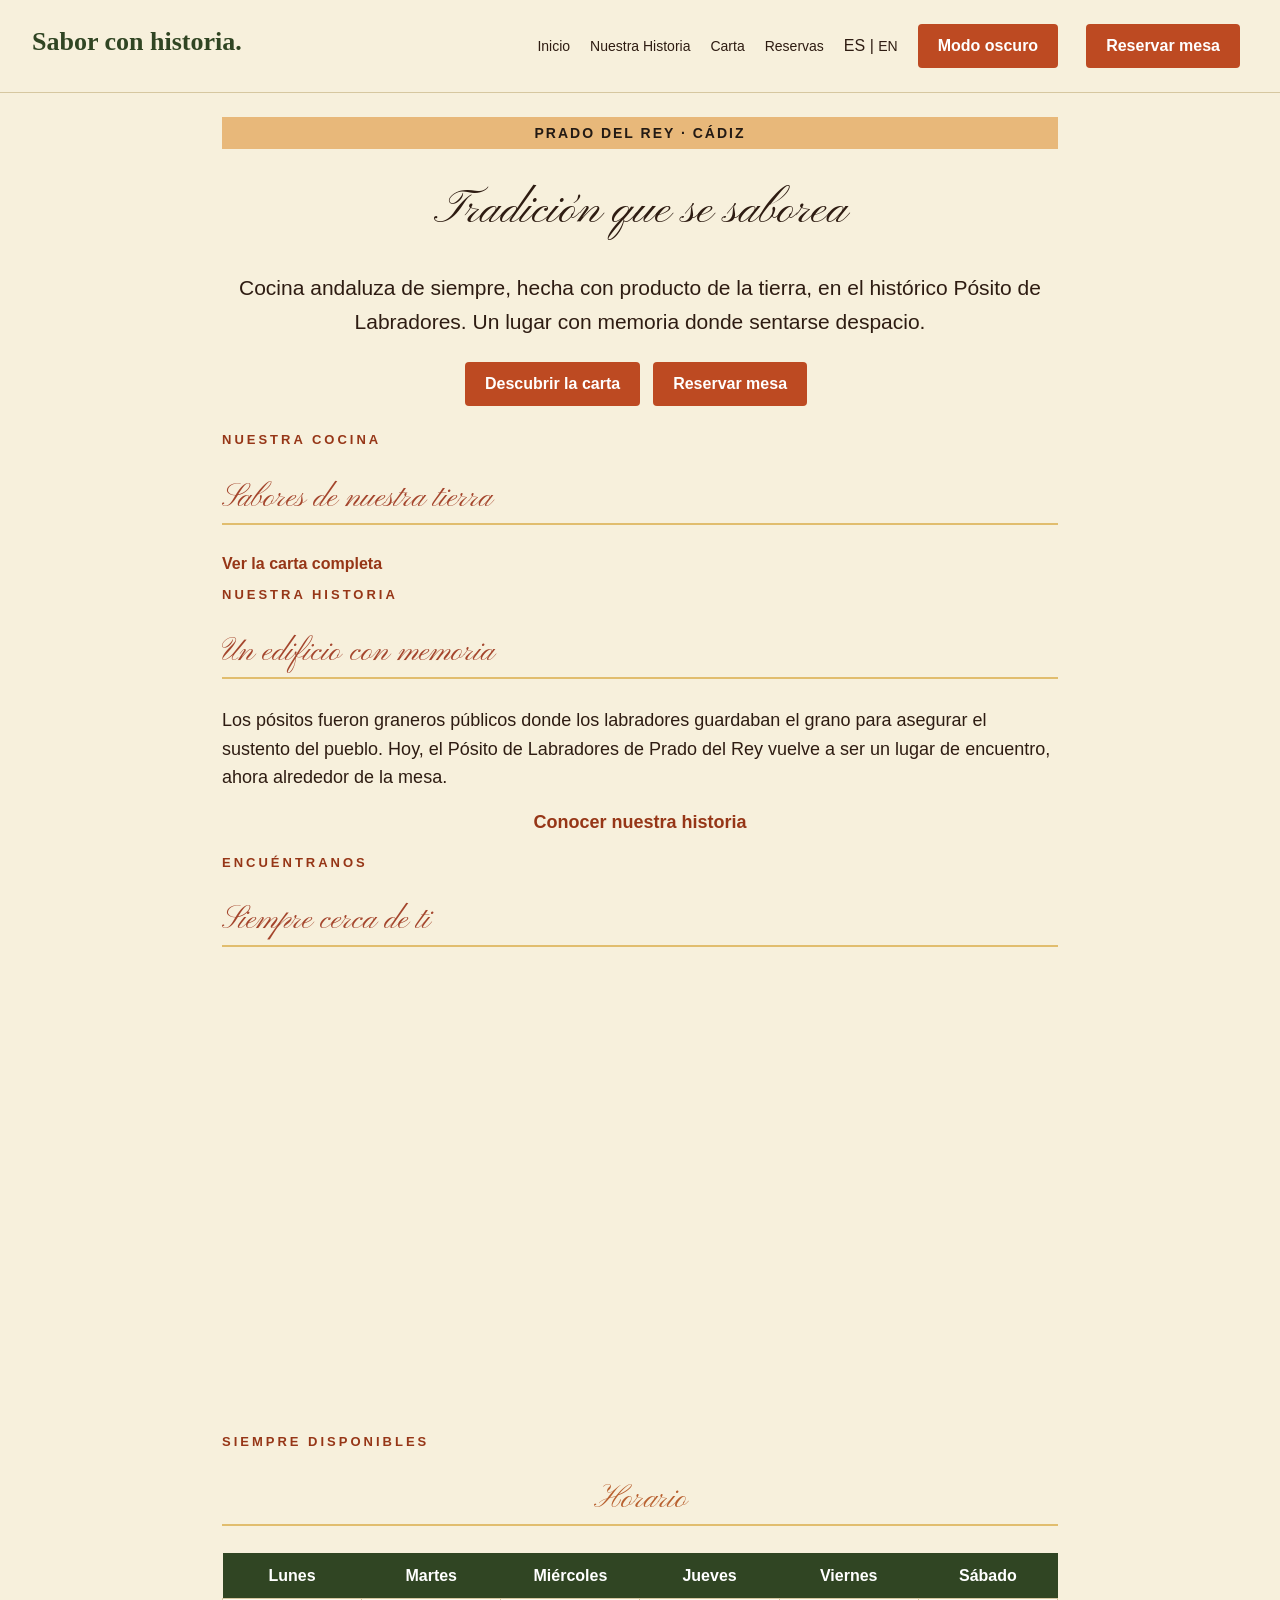
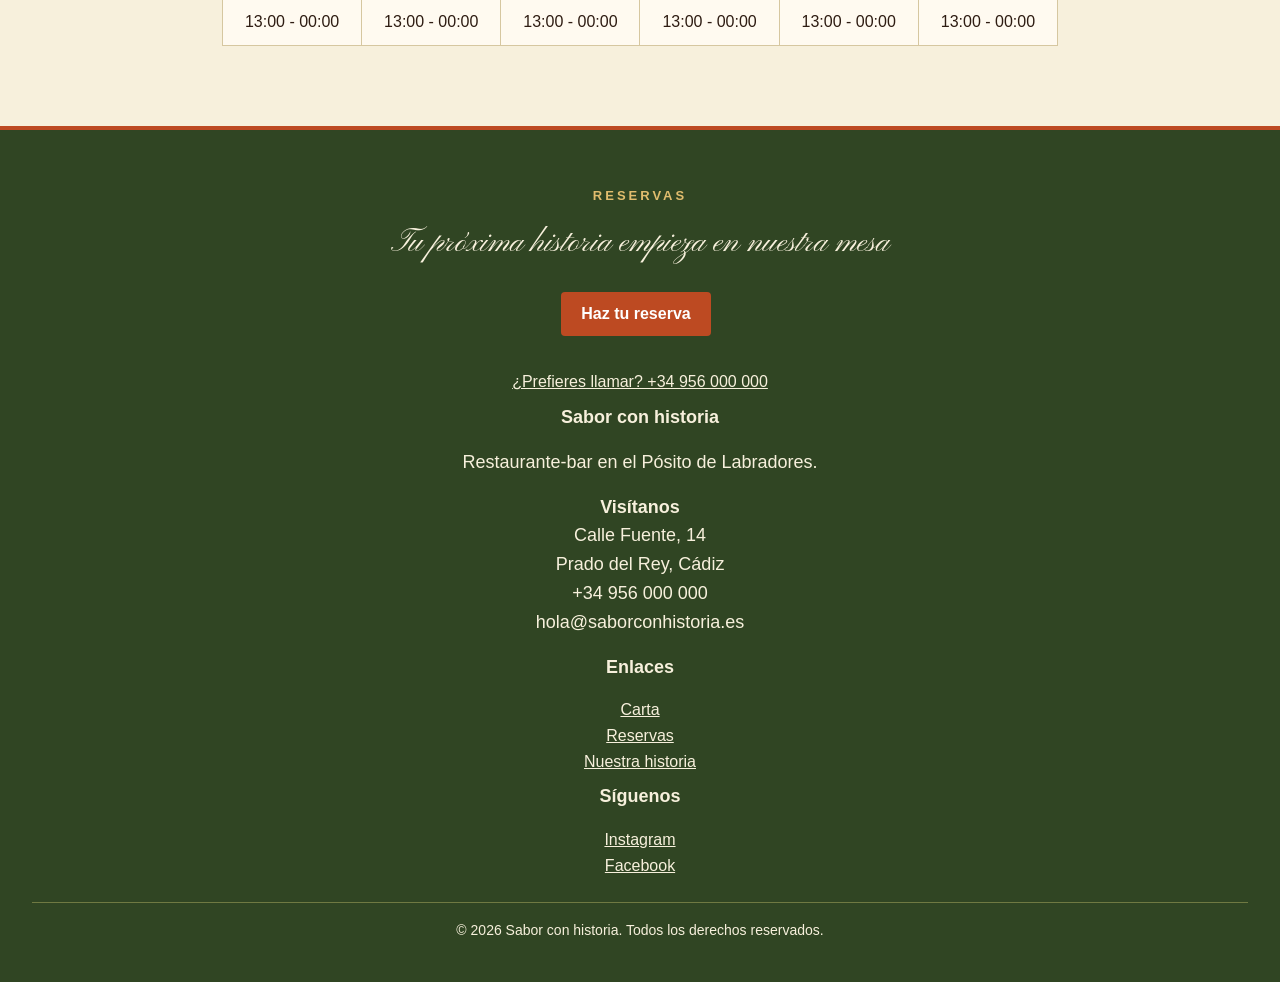
<file: Fase6/index.html>
<!DOCTYPE html>
<html lang="es">
<head>
    <meta charset="UTF-8">
    <meta name="viewport" content="width=device-width, initial-scale=1.0">
    <title>Sabor con historia</title>

    <!-- 1) Hoja externa principal (sin title: se aplica siempre) -->
    <link rel="stylesheet" href="estilos.css">

    <!-- 2) Estilos internos: solo para la página de inicio.
         Van DESPUÉS de la hoja externa, así que redefinen sus reglas. -->
    <style>
        /* Redefine el h1 de estilos.css (40px) */
        h1 {
            font-size: 48px;
        }

        /* Redefine el color del h2 de estilos.css (#7A2E1D) */
        h2 {
            color: #A4452C;
        }

        /* Redefine el tamaño de p de estilos.css (16px) */
        p {
            font-size: 18px;
        }

        table {
            text-align: center;
        }

        iframe {
            display: block;
            margin: 0 auto;
        }
    </style>

    <!-- 3) Hoja alternativa: va DESPUÉS del <style> para poder
         sobrescribirlo cuando el usuario la activa desde el navegador -->
    <link rel="alternate stylesheet" href="estilos-oscuro.css" title="Tema oscuro">
</head>
<body>
    <header>
        <nav>
            <!-- Estilo directo: tamaño de fuente y margen del nombre -->
            <h3 style="font-size: 26px; margin: 0 0 8px 0;">Sabor con historia.</h3>
            <ul>
                <li><a href="index.html">Inicio</a></li>
                <li><a href="historia.html">Nuestra Historia</a></li>
                <li><a href="carta.html">Carta</a></li>
                <li><a>Reservas</a></li>
                <li>ES | <a href="index-en.html">EN</a></li>
                <li><button onclick="cambiarTema(this)">Modo oscuro</button></li>
                <li><button>Reservar mesa</button></li>
            </ul>
        </nav>
    </header>

    <main>
        <!-- Estilo directo: color de fondo, color de texto, alineación y tamaño -->
        <p style="background-color: #E8B87A; color: #231A14; text-align: center; font-size: 14px; letter-spacing: 2px; text-transform: uppercase; padding: 5px;">Prado del Rey · Cádiz</p>
        <h1>Tradición que se saborea</h1>
        <!-- Estilo directo: redefine el tamaño de p del <style> interno (18px) -->
        <p style="text-align: center; font-size: 21px;">Cocina andaluza de siempre, hecha con producto de la tierra, en el histórico Pósito de 
            Labradores. Un lugar con memoria donde sentarse despacio.</p>
        <p style="text-align: center;">
            <button>Descubrir la carta</button>
            <button>Reservar mesa</button>
        </p>
        <article>
            <section>
                <p>NUESTRA COCINA</p>
                <h2>Sabores de nuestra tierra</h2>
                <a href="carta.html">Ver la carta completa</a>
            </section>
            <section>
                <p>NUESTRA HISTORIA</p>
                <h2 id="historia">Un edificio con memoria</h2>
                <p>
                    Los pósitos fueron graneros públicos donde los labradores guardaban el 
                    grano para asegurar el sustento del pueblo. Hoy, el Pósito de Labradores de Prado del Rey 
                    vuelve a ser un lugar de encuentro, ahora alrededor de la mesa.
                </p>
                <p style="text-align: center;">
                    <a href="historia.html">Conocer nuestra historia</a>
                </p>
            </section>
            <section>
                <p>ENCUÉNTRANOS</p>
                <h2>Siempre cerca de ti</h2>
                <iframe src="https://www.google.com/maps/embed?pb=!1m18!1m12!1m3!1d399.41050232334203!2d-5.557036892830873!3d36.787740159739464!2m3!1f0!2f0!3f0!3m2!1i1024!2i768!4f13.1!3m3!1m2!1s0xd0d1283fb7f2bff%3A0xf426037abf0cd875!2s11660%20Prado%20del%20Rey%2C%20C%C3%A1diz!5e0!3m2!1ses!2ses!4v1794409449391!5m2!1ses!2ses" width="600" height="450" style="border:0;" allowfullscreen="" loading="lazy" referrerpolicy="strict-origin-when-cross-origin"></iframe>
            </section>
            <section>
                <p>SIEMPRE DISPONIBLES</p>
                <!-- Estilo directo: redefine el color del h2 (externa y interna) -->
                <h2 style="color: #B8602F; text-align: center;">Horario</h2>
                <table>
                    <thead>
                        <tr>
                            <th>Lunes</th>
                            <th>Martes</th>
                            <th>Miércoles</th>
                            <th>Jueves</th>
                            <th>Viernes</th>
                            <th>Sábado</th>
                        </tr>
                    </thead>
                    <tbody>
                        <tr>
                            <td>13:00 - 00:00</td>
                            <td>13:00 - 00:00</td>
                            <td>13:00 - 00:00</td>
                            <td>13:00 - 00:00</td>
                            <td>13:00 - 00:00</td>
                            <td>13:00 - 00:00</td>
                        </tr>
                    </tbody>
                </table>
            </section>
        </article>
    </main>

    <!-- Estilo directo: texto del pie centrado -->
    <footer style="text-align: center;">
        <p>Reservas</p>
        <h2>Tu próxima historia empieza en nuestra mesa</h2>
        <button>Haz tu reserva</button><br><br>
        <a>¿Prefieres llamar? +34 956 000 000</a>
        <p><b>Sabor con historia</b></p>
        <p>Restaurante-bar en el Pósito de Labradores.</p>
        <p>
            <b>Visítanos</b><br>Calle Fuente, 14<br>Prado del Rey, Cádiz<br>+34 956 000 000
            <br>hola@saborconhistoria.es
        </p>

        <p><b>Enlaces</b></p>
        <a href="carta.html">Carta</a><br>
        <a>Reservas</a><br>
        <a href="historia.html">Nuestra historia</a><br>
        
        <p><b>Síguenos</b></p>
        <a>Instagram</a><br>
        <a>Facebook</a><br>
        <hr>
        <p style="font-size: 14px;">&copy; 2026 Sabor con historia. Todos los derechos reservados.</p>
    </footer>

    <script>
        // Activa o desactiva la hoja alternativa "Tema oscuro"
        function cambiarTema(boton) {
            var hoja = document.querySelector('link[title="Tema oscuro"]');
            if (boton.textContent === "Modo oscuro") {
                hoja.disabled = false;
                boton.textContent = "Modo claro";
            } else {
                hoja.disabled = true;
                boton.textContent = "Modo oscuro";
            }
        }
    </script>
</body>
</html>
</file>
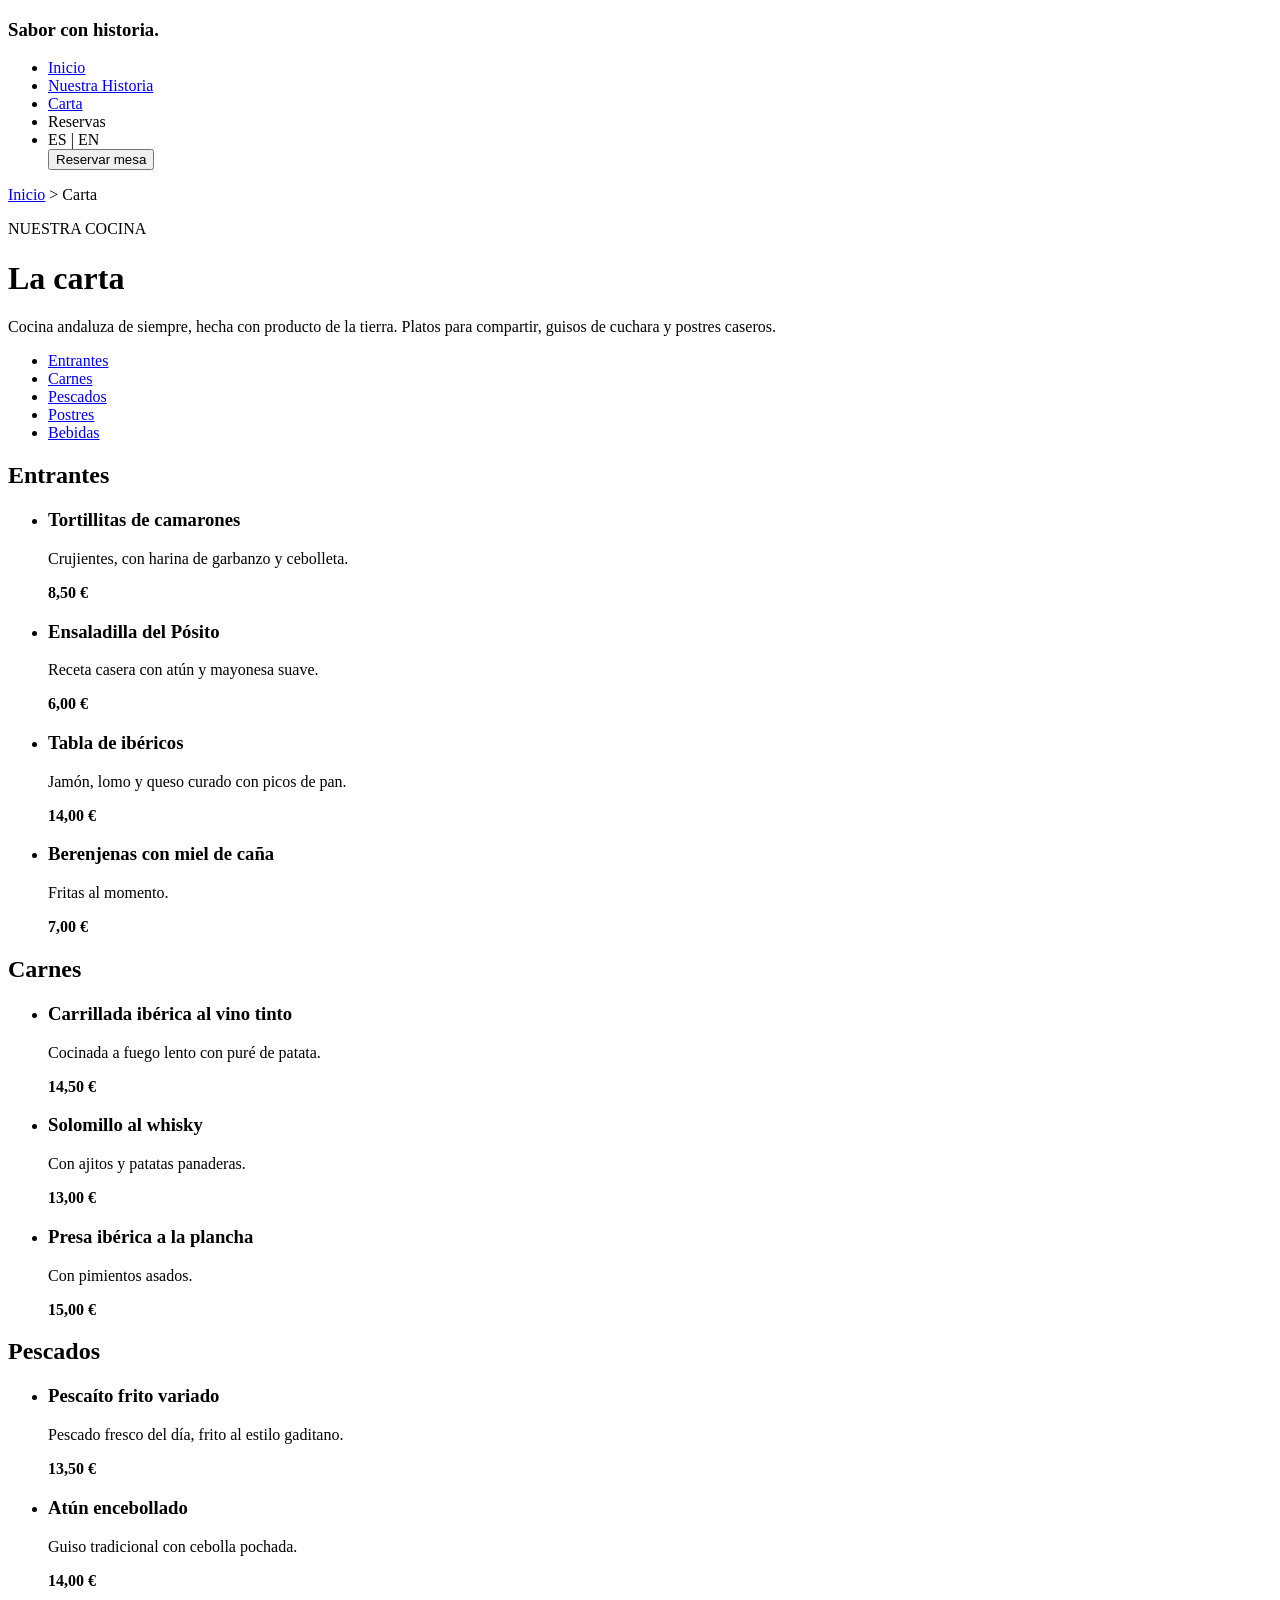
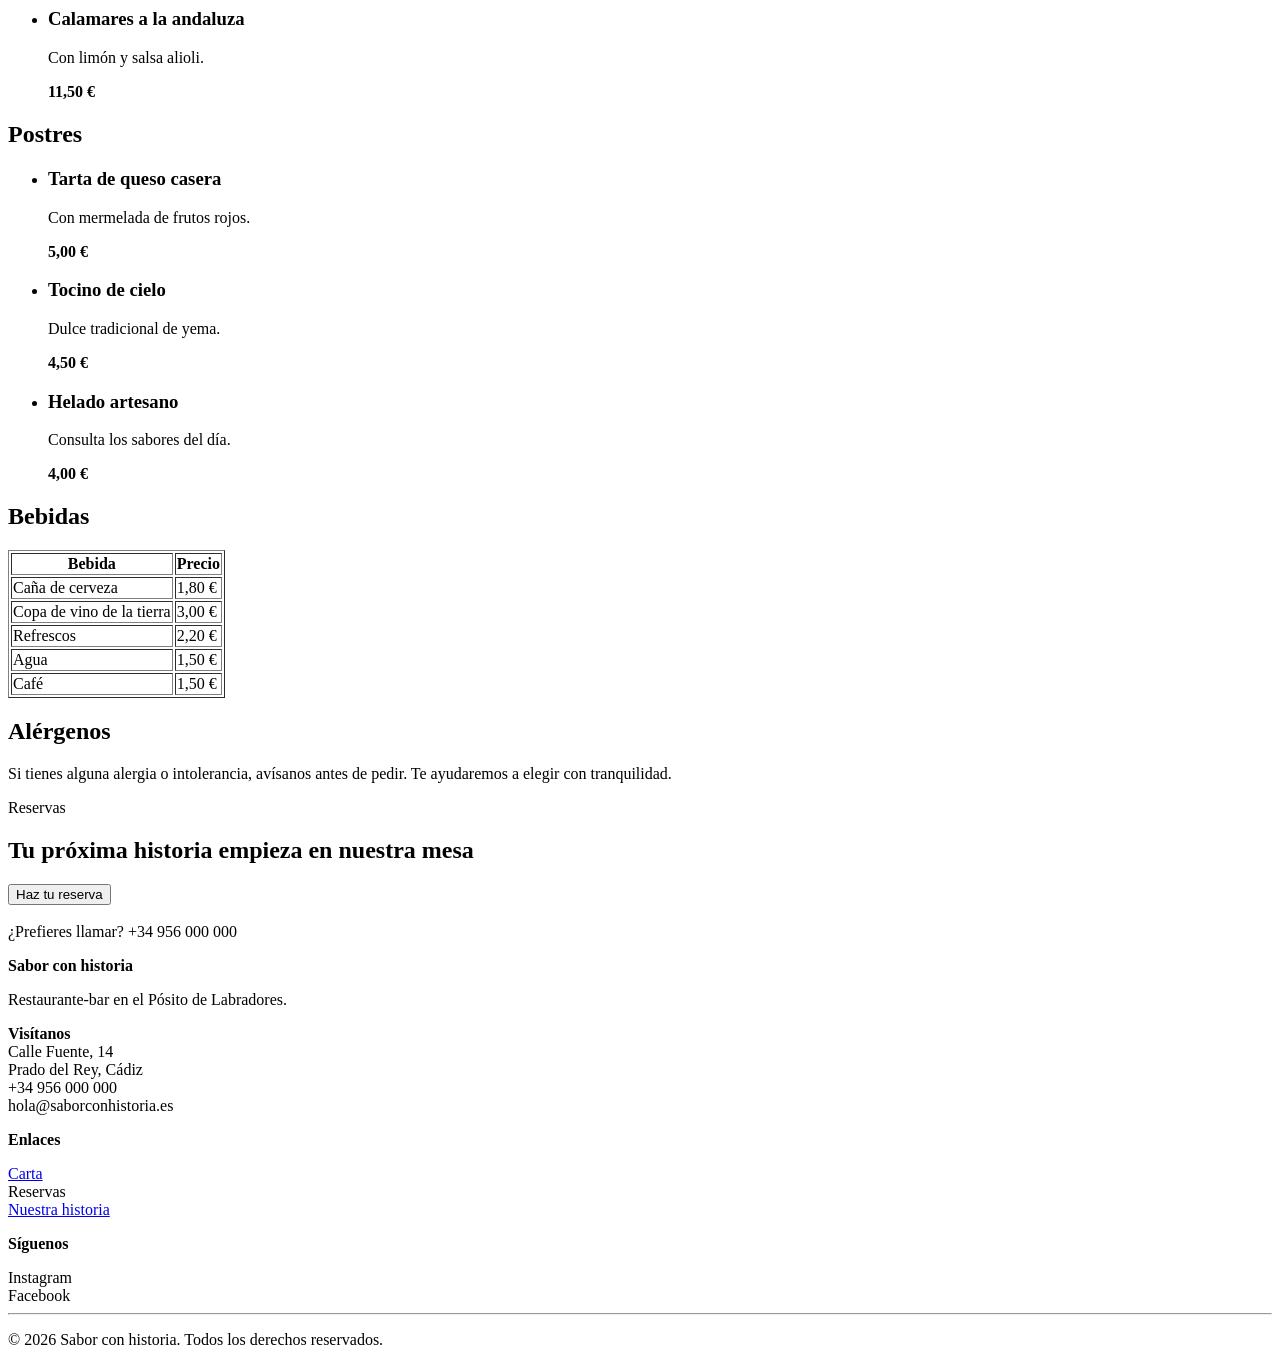
<file: Fase5/carta.html>
<!DOCTYPE html>
<html lang="es">
<head>
    <meta charset="UTF-8">
    <meta name="viewport" content="width=device-width, initial-scale=1.0">
    <title>Carta | Sabor con historia</title>
</head>
<body>
    <header>
        <nav>
            <h3>Sabor con historia.</h3>
            <ul>
                <li><a href="index.html">Inicio</a></li>
                <li><a href="index.html#historia">Nuestra Historia</a></li>
                <li><a href="carta.html" aria-current="page">Carta</a></li>
                <li><a>Reservas</a></li>
                <li><a>ES | EN</a></li>
                <button>Reservar mesa</button>
            </ul>
        </nav>
    </header>

    <main>
        <!-- Migas de pan -->
        <nav aria-label="Migas de pan">
            <a href="index.html">Inicio</a> &gt; <span>Carta</span>
        </nav>

        <!-- Cabecera de la página -->
        <p>NUESTRA COCINA</p>
        <h1>La carta</h1>
        <p>Cocina andaluza de siempre, hecha con producto de la tierra. 
            Platos para compartir, guisos de cuchara y postres caseros.</p>

        <!-- Índice de categorías -->
        <nav aria-label="Categorías de la carta">
            <ul>
                <li><a href="#entrantes">Entrantes</a></li>
                <li><a href="#carnes">Carnes</a></li>
                <li><a href="#pescados">Pescados</a></li>
                <li><a href="#postres">Postres</a></li>
                <li><a href="#bebidas">Bebidas</a></li>
            </ul>
        </nav>

        <article>
            <section id="entrantes">
                <h2>Entrantes</h2>
                <ul>
                    <li>
                        <h3>Tortillitas de camarones</h3>
                        <p>Crujientes, con harina de garbanzo y cebolleta.</p>
                        <p><strong>8,50 €</strong></p>
                    </li>
                    <li>
                        <h3>Ensaladilla del Pósito</h3>
                        <p>Receta casera con atún y mayonesa suave.</p>
                        <p><strong>6,00 €</strong></p>
                    </li>
                    <li>
                        <h3>Tabla de ibéricos</h3>
                        <p>Jamón, lomo y queso curado con picos de pan.</p>
                        <p><strong>14,00 €</strong></p>
                    </li>
                    <li>
                        <h3>Berenjenas con miel de caña</h3>
                        <p>Fritas al momento.</p>
                        <p><strong>7,00 €</strong></p>
                    </li>
                </ul>
            </section>

            <section id="carnes">
                <h2>Carnes</h2>
                <ul>
                    <li>
                        <h3>Carrillada ibérica al vino tinto</h3>
                        <p>Cocinada a fuego lento con puré de patata.</p>
                        <p><strong>14,50 €</strong></p>
                    </li>
                    <li>
                        <h3>Solomillo al whisky</h3>
                        <p>Con ajitos y patatas panaderas.</p>
                        <p><strong>13,00 €</strong></p>
                    </li>
                    <li>
                        <h3>Presa ibérica a la plancha</h3>
                        <p>Con pimientos asados.</p>
                        <p><strong>15,00 €</strong></p>
                    </li>
                </ul>
            </section>

            <section id="pescados">
                <h2>Pescados</h2>
                <ul>
                    <li>
                        <h3>Pescaíto frito variado</h3>
                        <p>Pescado fresco del día, frito al estilo gaditano.</p>
                        <p><strong>13,50 €</strong></p>
                    </li>
                    <li>
                        <h3>Atún encebollado</h3>
                        <p>Guiso tradicional con cebolla pochada.</p>
                        <p><strong>14,00 €</strong></p>
                    </li>
                    <li>
                        <h3>Calamares a la andaluza</h3>
                        <p>Con limón y salsa alioli.</p>
                        <p><strong>11,50 €</strong></p>
                    </li>
                </ul>
            </section>

            <section id="postres">
                <h2>Postres</h2>
                <ul>
                    <li>
                        <h3>Tarta de queso casera</h3>
                        <p>Con mermelada de frutos rojos.</p>
                        <p><strong>5,00 €</strong></p>
                    </li>
                    <li>
                        <h3>Tocino de cielo</h3>
                        <p>Dulce tradicional de yema.</p>
                        <p><strong>4,50 €</strong></p>
                    </li>
                    <li>
                        <h3>Helado artesano</h3>
                        <p>Consulta los sabores del día.</p>
                        <p><strong>4,00 €</strong></p>
                    </li>
                </ul>
            </section>

            <section id="bebidas">
                <h2>Bebidas</h2>
                <table border="1">
                    <thead>
                        <tr>
                            <th>Bebida</th>
                            <th>Precio</th>
                        </tr>
                    </thead>
                    <tbody>
                        <tr>
                            <td>Caña de cerveza</td>
                            <td>1,80 €</td>
                        </tr>
                        <tr>
                            <td>Copa de vino de la tierra</td>
                            <td>3,00 €</td>
                        </tr>
                        <tr>
                            <td>Refrescos</td>
                            <td>2,20 €</td>
                        </tr>
                        <tr>
                            <td>Agua</td>
                            <td>1,50 €</td>
                        </tr>
                        <tr>
                            <td>Café</td>
                            <td>1,50 €</td>
                        </tr>
                    </tbody>
                </table>
            </section>

            <!-- Información sobre alérgenos -->
            <section>
                <h2>Alérgenos</h2>
                <p>Si tienes alguna alergia o intolerancia, avísanos antes de pedir. 
                    Te ayudaremos a elegir con tranquilidad.</p>
            </section>
        </article>
    </main>

    <footer>
        <p>Reservas</p>
        <h2>Tu próxima historia empieza en nuestra mesa</h2>
        <button>Haz tu reserva</button><br><br>
        <a>¿Prefieres llamar? +34 956 000 000</a>
        <p><b>Sabor con historia</b></p>
        <p>Restaurante-bar en el Pósito de Labradores.</p>
        <p>
            <b>Visítanos</b><br>Calle Fuente, 14<br>Prado del Rey, Cádiz<br>+34 956 000 000
            <br>hola@saborconhistoria.es
        </p>

        <p><b>Enlaces</b></p>
        <a href="carta.html">Carta</a><br>
        <a>Reservas</a><br>
        <a href="index.html#historia">Nuestra historia</a><br>

        <p><b>Síguenos</b></p>
        <a>Instagram</a><br>
        <a>Facebook</a><br>
        <hr>
        <p>&copy; 2026 Sabor con historia. Todos los derechos reservados.</p>
    </footer>
</body>
</html>
</file>
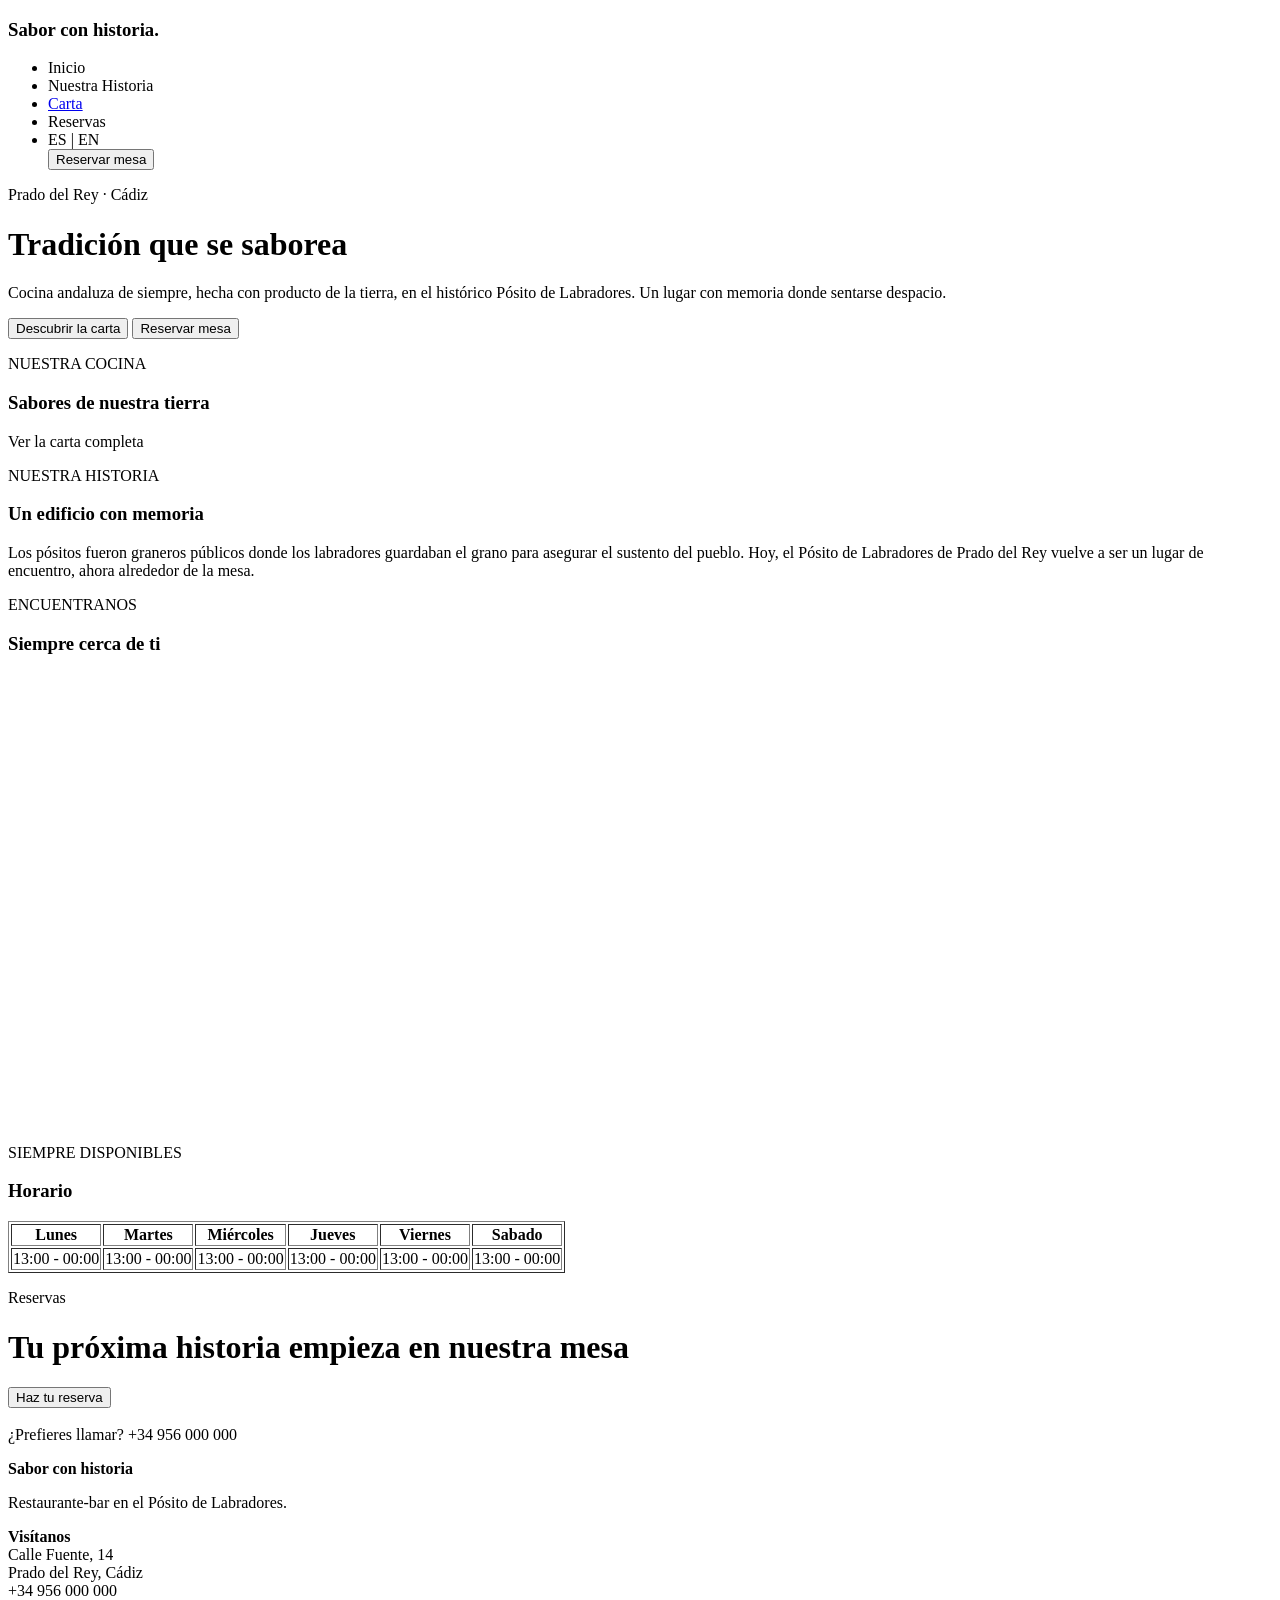
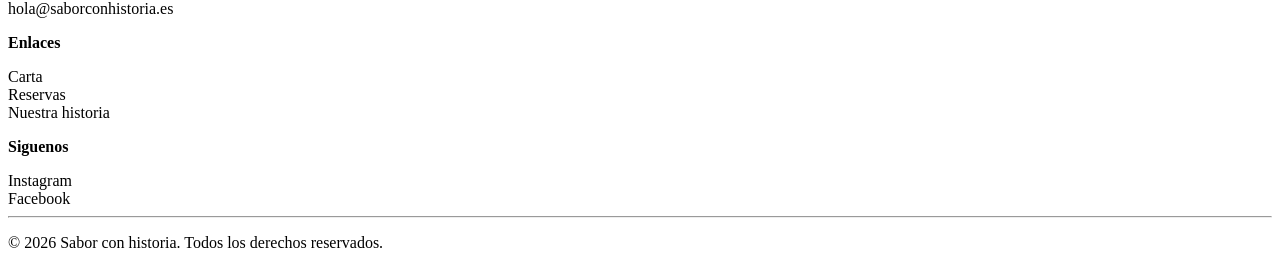
<file: Fase5/pagina principal.html>
<!DOCTYPE html>
<html lang="es">
<head>
    <meta charset="UTF-8">
    <meta name="viewport" content="width=device-width, initial-scale=1.0">
    <title>Sabor con historia</title>
</head>
<body>
    <header>
        <nav>
            <h3>Sabor con historia.</h3>
            <ul>
                <li><a>Inicio</a></li>
                <li><a>Nuestra Historia</a></li>
                <li><a href="carta.html">Carta</a></li>
                <li><a>Reservas</a></li>
                <li><a>ES | EN</a></li>
                <button>Reservar mesa</button>
            </ul>
        </nav>
    </header>

    <main>
        <p>Prado del Rey · Cádiz</p>
        <h1>Tradición que se saborea</h1>
        <p>Cocina andaluza de siempre, hecha con producto de la tierra, en el histórico Pósito de 
            Labradores. Un lugar con memoria donde sentarse despacio.</p>
        <button>Descubrir la carta</button>
        <button>Reservar mesa</button>
        <article>
            <section>
                <p>NUESTRA COCINA</p>
                <h1>Sabores de nuestra tierra</h1>
                <a>Ver la carta completa</a>
            </section>
            <section>
                <p>NUESTRA HISTORIA</p>
                <h1>Un edificio con memoria</h1>
                <p>
                    Los pósitos fueron graneros públicos donde los labradores guardaban el 
                    grano para asegurar el sustento del pueblo. Hoy, el Pósito de Labradores de Prado del Rey 
                    vuelve a ser un lugar de encuentro, ahora alrededor de la mesa.
                </p>
            </section>
            <section>
                <p>ENCUENTRANOS</p>
                <h1>Siempre cerca de ti</h1>
                <iframe src="https://www.google.com/maps/embed?pb=!1m18!1m12!1m3!1d399.41050232334203!2d-5.557036892830873!3d36.787740159739464!2m3!1f0!2f0!3f0!3m2!1i1024!2i768!4f13.1!3m3!1m2!1s0xd0d1283fb7f2bff%3A0xf426037abf0cd875!2s11660%20Prado%20del%20Rey%2C%20C%C3%A1diz!5e0!3m2!1ses!2ses!4v1794409449391!5m2!1ses!2ses" width="600" height="450" style="border:0;" allowfullscreen="" loading="lazy" referrerpolicy="strict-origin-when-cross-origin"></iframe>
            </section>
            <section>
                <p>SIEMPRE DISPONIBLES</p>
                <h1>Horario</h1>
                <table border="1">
                    <thead>
                        <th>Lunes</th>
                        <th>Martes</th>
                        <th>Miércoles</th>
                        <th>Jueves</th>
                        <th>Viernes</th>
                        <th>Sabado</th>
                    </thead>
                    <tbody>
                        <tr>
                            <td>13:00 - 00:00</td>
                            <td>13:00 - 00:00</td>
                            <td>13:00 - 00:00</td>
                            <td>13:00 - 00:00</td>
                            <td>13:00 - 00:00</td>
                            <td>13:00 - 00:00</td>
                        </tr>
                    </tbody>
                </table>
            </section>
        </article>
    </main>

    <footer>
        <p>Reservas</p>
        <h1>Tu próxima historia empieza en nuestra mesa</h1>
        <button>Haz tu reserva</button><br><br>
        <a>¿Prefieres llamar? +34 956 000 000</a>
        <p><b>Sabor con historia</b></p>
        <p>Restaurante-bar en el Pósito de Labradores.</p>
        <p>
            <b>Visítanos</b><br>Calle Fuente, 14<br>Prado del Rey, Cádiz<br>+34 956 000 000
            <br>hola@saborconhistoria.es
        </p>

        <p><b>Enlaces</b></p>
        <a>Carta</a><br>
        <a>Reservas</a><br>
        <a>Nuestra historia</a><br>
        
        <p><b>Siguenos</b></p>
        <a>Instagram</a><br>
        <a>Facebook</a><br>
        <hr>
        <p>&copy 2026 Sabor con historia. Todos los derechos reservados.</p>
    </footer>
</body>
</html>
</file>
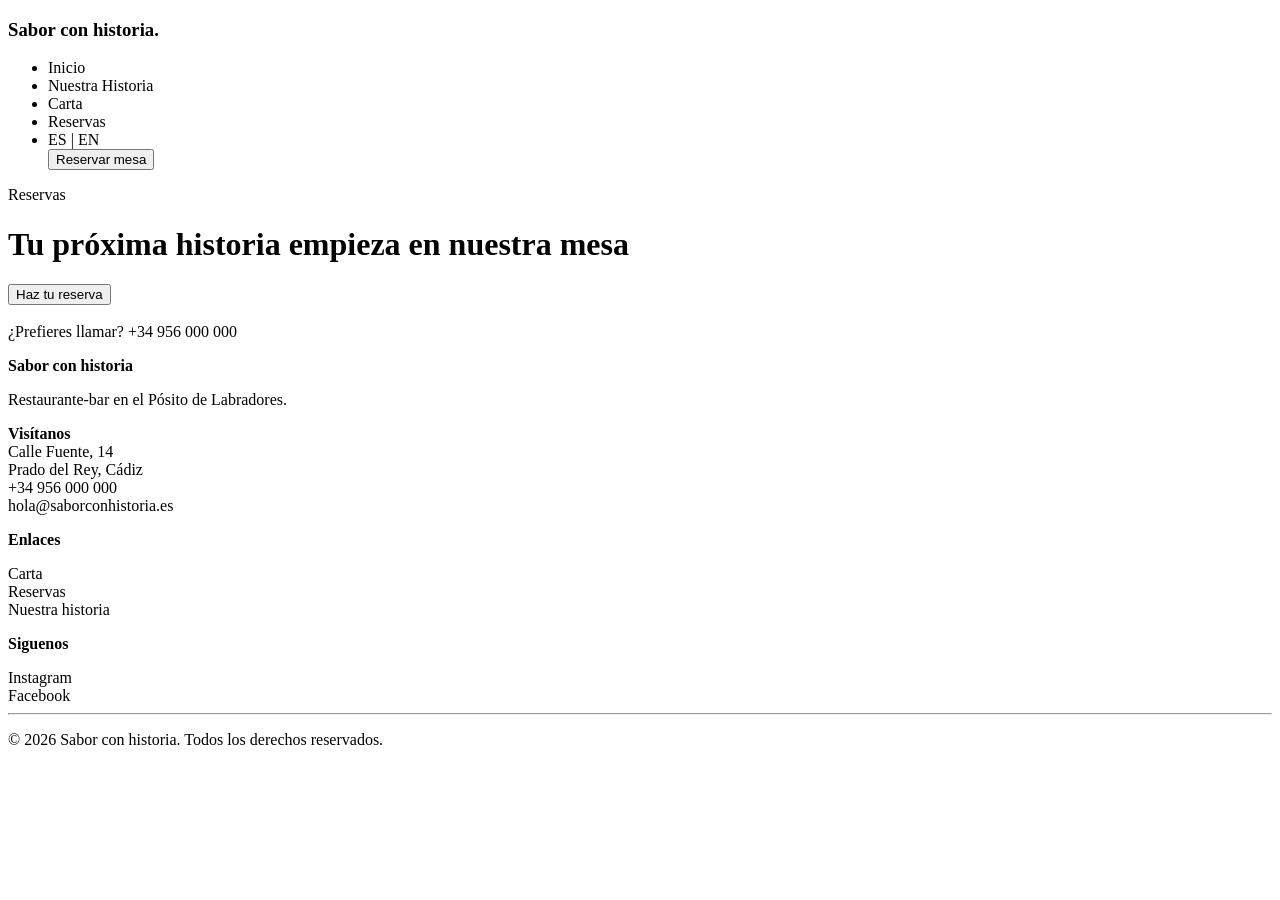
<file: Fase5/plantilla.html>
<!DOCTYPE html>
<html lang="es">
<head>
    <meta charset="UTF-8">
    <meta name="viewport" content="width=device-width, initial-scale=1.0">
    <title>Sabor con historia</title>
</head>
<body>
    <header>
        <nav>
            <h3>Sabor con historia.</h3>
            <ul>
                <li><a>Inicio</a></li>
                <li><a>Nuestra Historia</a></li>
                <li><a>Carta</a></li>
                <li><a>Reservas</a></li>
                <li><a>ES | EN</a></li>
                <button>Reservar mesa</button>
            </ul>
        </nav>
    </header>

    <main>
        <article>
            <section>
                
            </section>
        </article>
    </main>

    <footer>
        <p>Reservas</p>
        <h1>Tu próxima historia empieza en nuestra mesa</h1>
        <button>Haz tu reserva</button><br><br>
        <a>¿Prefieres llamar? +34 956 000 000</a>
        <p><b>Sabor con historia</b></p>
        <p>Restaurante-bar en el Pósito de Labradores.</p>
        <p>
            <b>Visítanos</b><br>Calle Fuente, 14<br>Prado del Rey, Cádiz<br>+34 956 000 000
            <br>hola@saborconhistoria.es
        </p>

        <p><b>Enlaces</b></p>
        <a>Carta</a><br>
        <a>Reservas</a><br>
        <a>Nuestra historia</a><br>
        
        <p><b>Siguenos</b></p>
        <a>Instagram</a><br>
        <a>Facebook</a><br>
        <hr>
        <p>&copy 2026 Sabor con historia. Todos los derechos reservados.</p>
    </footer>
</body>
</html>
</file>
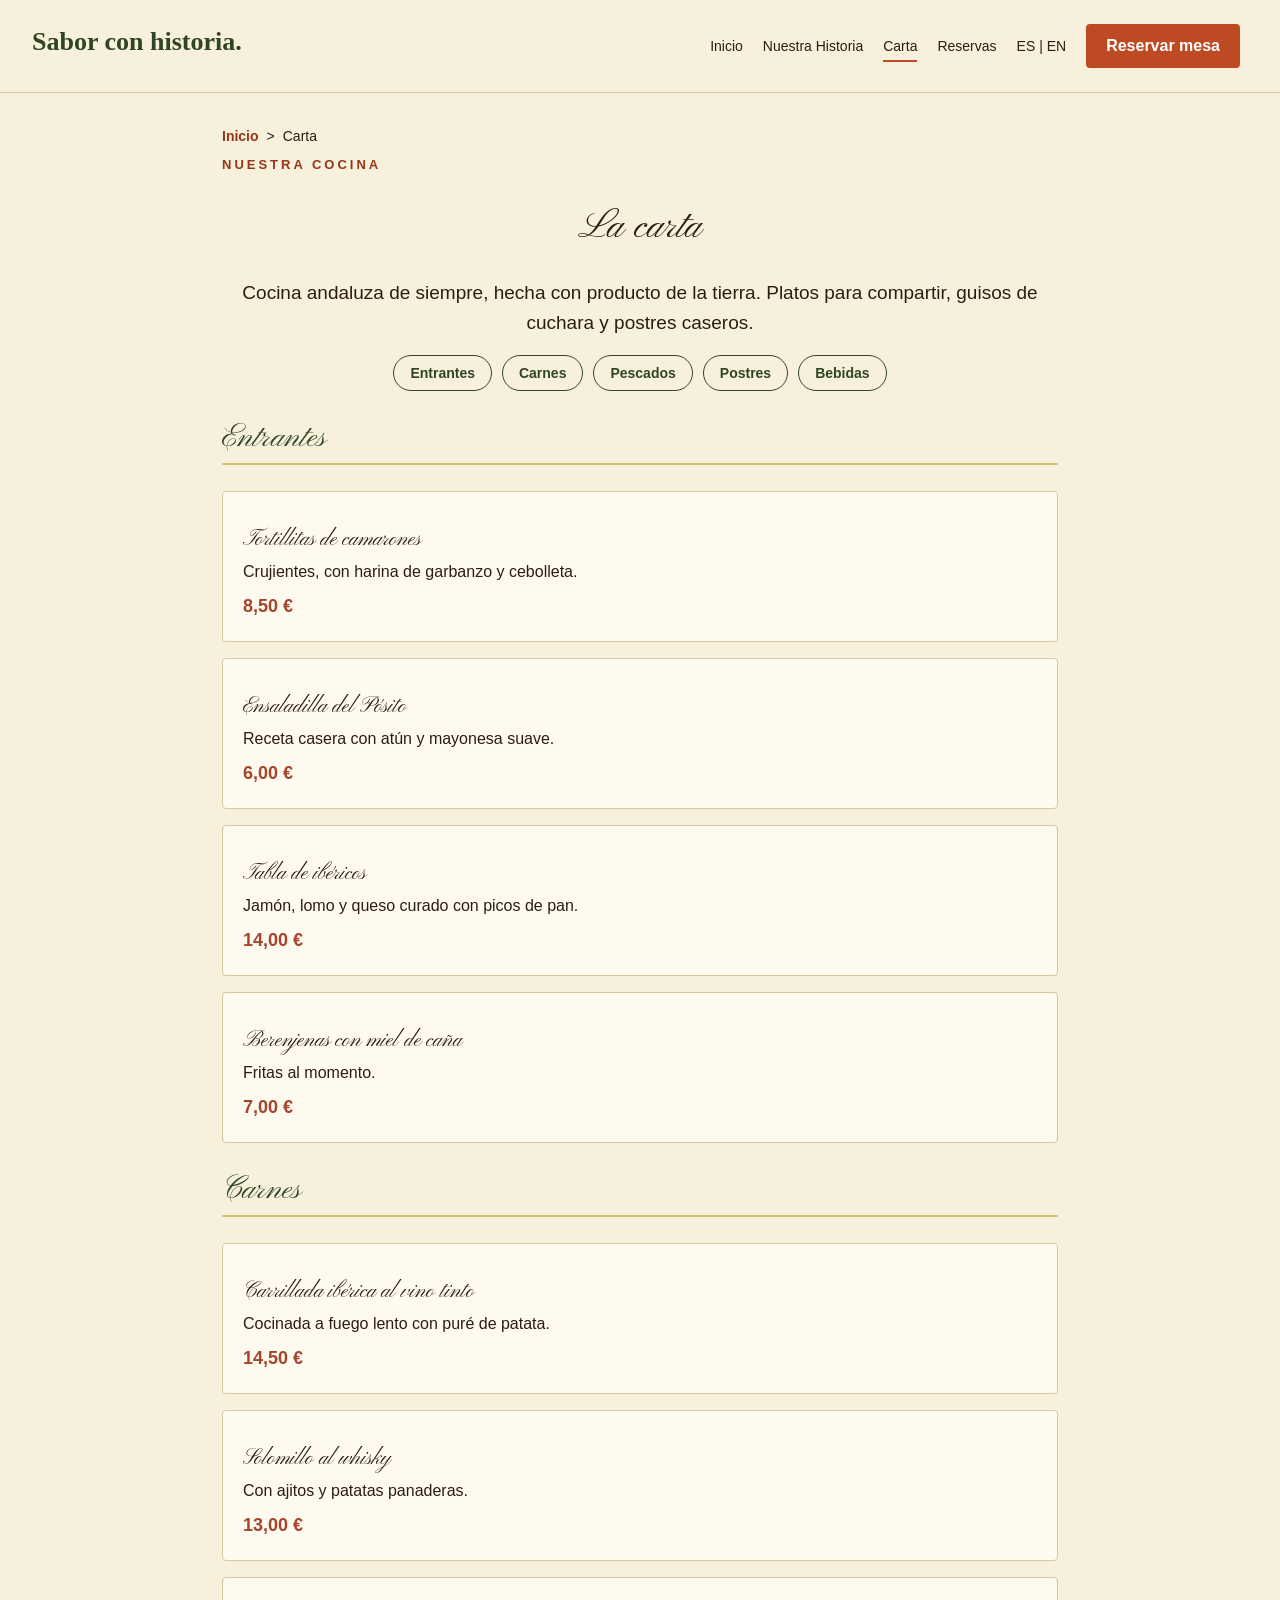
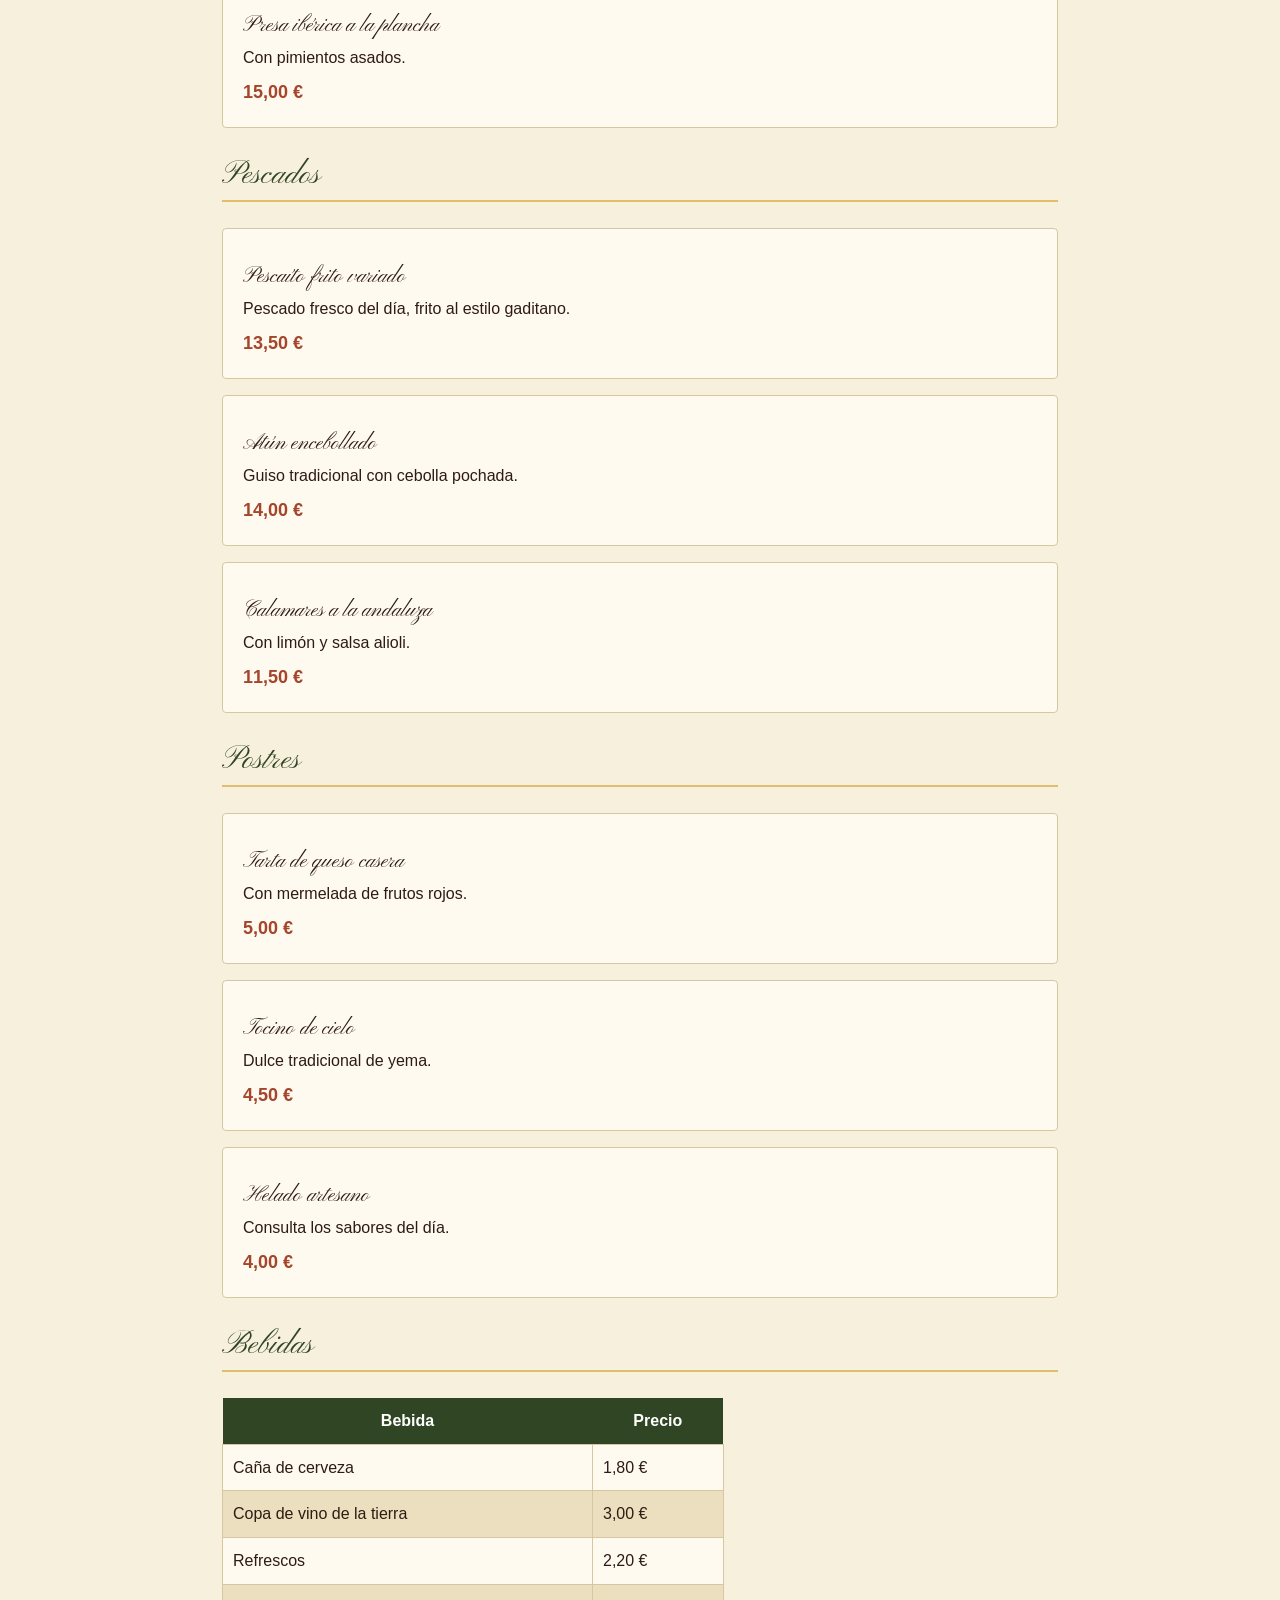
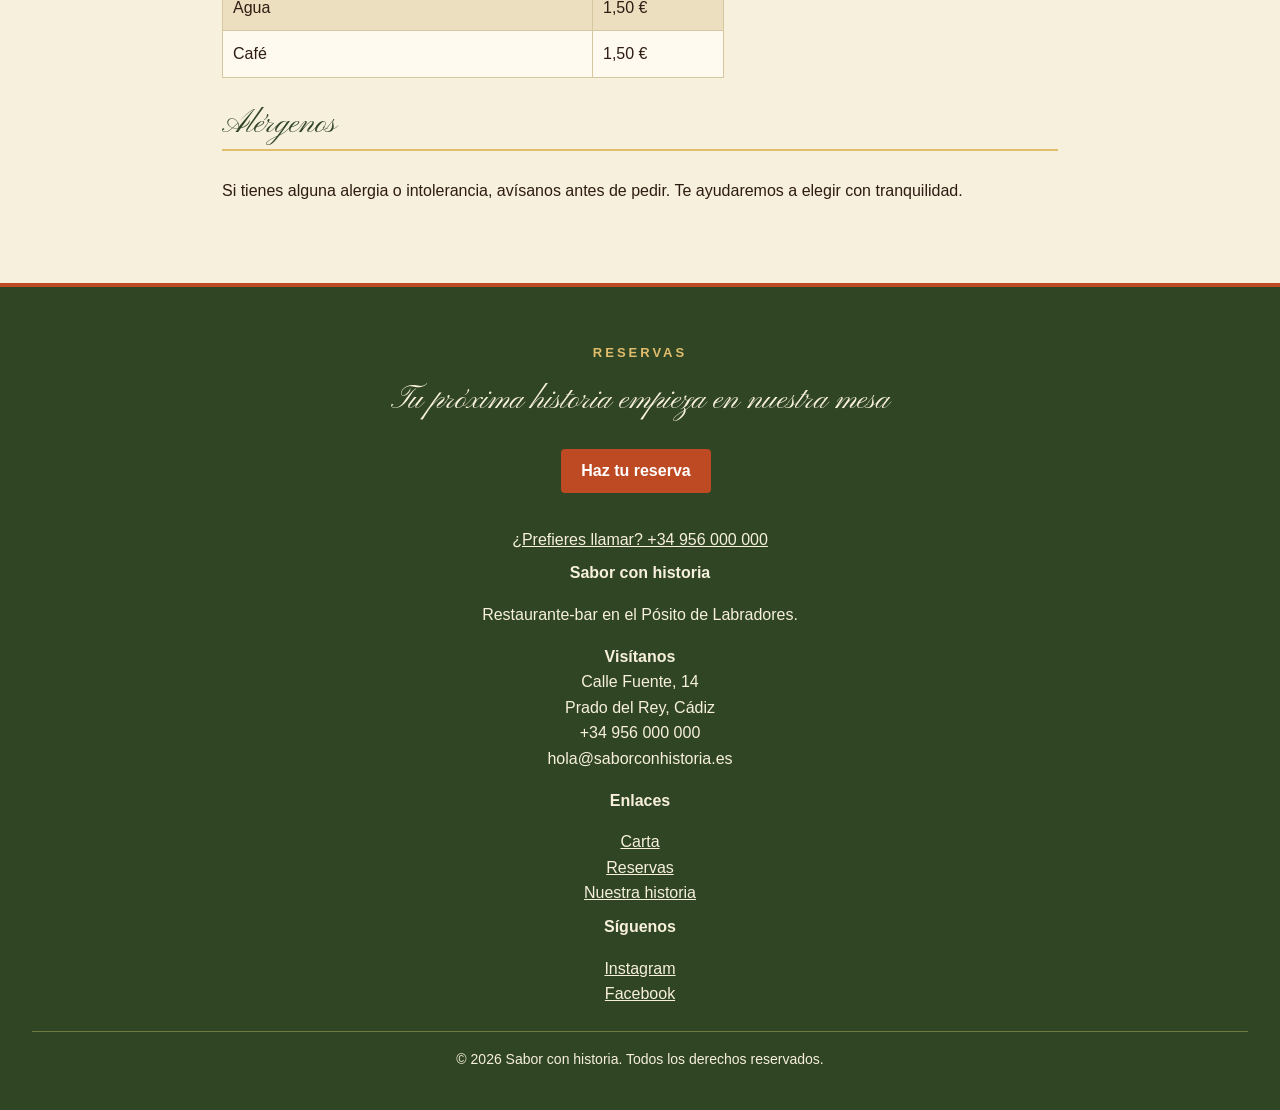
<file: Fase6/Carta.html>
<!DOCTYPE html>
<html lang="es">
<head>
    <meta charset="UTF-8">
    <meta name="viewport" content="width=device-width, initial-scale=1.0">
    <title>Carta | Sabor con historia</title>

    <!-- Misma hoja externa que index.html: una sola hoja para todo el proyecto -->
    <link rel="stylesheet" href="estilos.css">

    <!-- Estilos internos: solo para la carta -->
    <style>
        h3 {
            margin-bottom: 3px;
        }

        strong {
            color: #A4452C;
            font-size: 18px;
        }

        table {
            width: 60%;
        }
    </style>

    <!-- Hoja alternativa compartida -->
    <link rel="alternate stylesheet" href="estilos-oscuro.css" title="Tema oscuro">
</head>
<body>
    <header>
        <nav>
            <h3 style="font-size: 26px; margin: 0 0 8px 0;">Sabor con historia.</h3>
            <ul>
                <li><a href="index.html">Inicio</a></li>
                <li><a href="index.html#historia">Nuestra Historia</a></li>
                <li><a href="carta.html" aria-current="page">Carta</a></li>
                <li><a>Reservas</a></li>
                <li><a>ES | EN</a></li>
                <li><button>Reservar mesa</button></li>
            </ul>
        </nav>
    </header>

    <main>
        <!-- Migas de pan -->
        <nav aria-label="Migas de pan">
            <a href="index.html">Inicio</a> &gt; <span>Carta</span>
        </nav>

        <p>NUESTRA COCINA</p>
        <h1>La carta</h1>
        <p style="text-align: center; font-size: 19px;">Cocina andaluza de siempre, hecha con producto de la tierra. 
            Platos para compartir, guisos de cuchara y postres caseros.</p>

        <!-- Índice de categorías -->
        <nav aria-label="Categorías de la carta">
            <ul>
                <li><a href="#entrantes">Entrantes</a></li>
                <li><a href="#carnes">Carnes</a></li>
                <li><a href="#pescados">Pescados</a></li>
                <li><a href="#postres">Postres</a></li>
                <li><a href="#bebidas">Bebidas</a></li>
            </ul>
        </nav>

        <article>
            <section id="entrantes">
                <h2>Entrantes</h2>
                <article>
                    <h3>Tortillitas de camarones</h3>
                    <p>Crujientes, con harina de garbanzo y cebolleta.</p>
                    <p><strong>8,50 €</strong></p>
                </article>
                <article>
                    <h3>Ensaladilla del Pósito</h3>
                    <p>Receta casera con atún y mayonesa suave.</p>
                    <p><strong>6,00 €</strong></p>
                </article>
                <article>
                    <h3>Tabla de ibéricos</h3>
                    <p>Jamón, lomo y queso curado con picos de pan.</p>
                    <p><strong>14,00 €</strong></p>
                </article>
                <article>
                    <h3>Berenjenas con miel de caña</h3>
                    <p>Fritas al momento.</p>
                    <p><strong>7,00 €</strong></p>
                </article>
            </section>

            <section id="carnes">
                <h2>Carnes</h2>
                <article>
                    <h3>Carrillada ibérica al vino tinto</h3>
                    <p>Cocinada a fuego lento con puré de patata.</p>
                    <p><strong>14,50 €</strong></p>
                </article>
                <article>
                    <h3>Solomillo al whisky</h3>
                    <p>Con ajitos y patatas panaderas.</p>
                    <p><strong>13,00 €</strong></p>
                </article>
                <article>
                    <h3>Presa ibérica a la plancha</h3>
                    <p>Con pimientos asados.</p>
                    <p><strong>15,00 €</strong></p>
                </article>
            </section>

            <section id="pescados">
                <h2>Pescados</h2>
                <article>
                    <h3>Pescaíto frito variado</h3>
                    <p>Pescado fresco del día, frito al estilo gaditano.</p>
                    <p><strong>13,50 €</strong></p>
                </article>
                <article>
                    <h3>Atún encebollado</h3>
                    <p>Guiso tradicional con cebolla pochada.</p>
                    <p><strong>14,00 €</strong></p>
                </article>
                <article>
                    <h3>Calamares a la andaluza</h3>
                    <p>Con limón y salsa alioli.</p>
                    <p><strong>11,50 €</strong></p>
                </article>
            </section>

            <section id="postres">
                <h2>Postres</h2>
                <article>
                    <h3>Tarta de queso casera</h3>
                    <p>Con mermelada de frutos rojos.</p>
                    <p><strong>5,00 €</strong></p>
                </article>
                <article>
                    <h3>Tocino de cielo</h3>
                    <p>Dulce tradicional de yema.</p>
                    <p><strong>4,50 €</strong></p>
                </article>
                <article>
                    <h3>Helado artesano</h3>
                    <p>Consulta los sabores del día.</p>
                    <p><strong>4,00 €</strong></p>
                </article>
            </section>

            <section id="bebidas">
                <h2>Bebidas</h2>
                <table>
                    <thead>
                        <tr>
                            <th>Bebida</th>
                            <th>Precio</th>
                        </tr>
                    </thead>
                    <tbody>
                        <tr><td>Caña de cerveza</td><td>1,80 €</td></tr>
                        <tr><td>Copa de vino de la tierra</td><td>3,00 €</td></tr>
                        <tr><td>Refrescos</td><td>2,20 €</td></tr>
                        <tr><td>Agua</td><td>1,50 €</td></tr>
                        <tr><td>Café</td><td>1,50 €</td></tr>
                    </tbody>
                </table>
            </section>

            <section>
                <h2>Alérgenos</h2>
                <p>Si tienes alguna alergia o intolerancia, avísanos antes de pedir. 
                    Te ayudaremos a elegir con tranquilidad.</p>
            </section>
        </article>
    </main>

    <footer style="text-align: center;">
        <p>Reservas</p>
        <h2>Tu próxima historia empieza en nuestra mesa</h2>
        <button>Haz tu reserva</button><br><br>
        <a>¿Prefieres llamar? +34 956 000 000</a>
        <p><b>Sabor con historia</b></p>
        <p>Restaurante-bar en el Pósito de Labradores.</p>
        <p>
            <b>Visítanos</b><br>Calle Fuente, 14<br>Prado del Rey, Cádiz<br>+34 956 000 000
            <br>hola@saborconhistoria.es
        </p>

        <p><b>Enlaces</b></p>
        <a href="carta.html">Carta</a><br>
        <a>Reservas</a><br>
        <a href="index.html#historia">Nuestra historia</a><br>

        <p><b>Síguenos</b></p>
        <a>Instagram</a><br>
        <a>Facebook</a><br>
        <hr>
        <p style="font-size: 14px;">&copy; 2026 Sabor con historia. Todos los derechos reservados.</p>
    </footer>
</body>
</html>
</file>
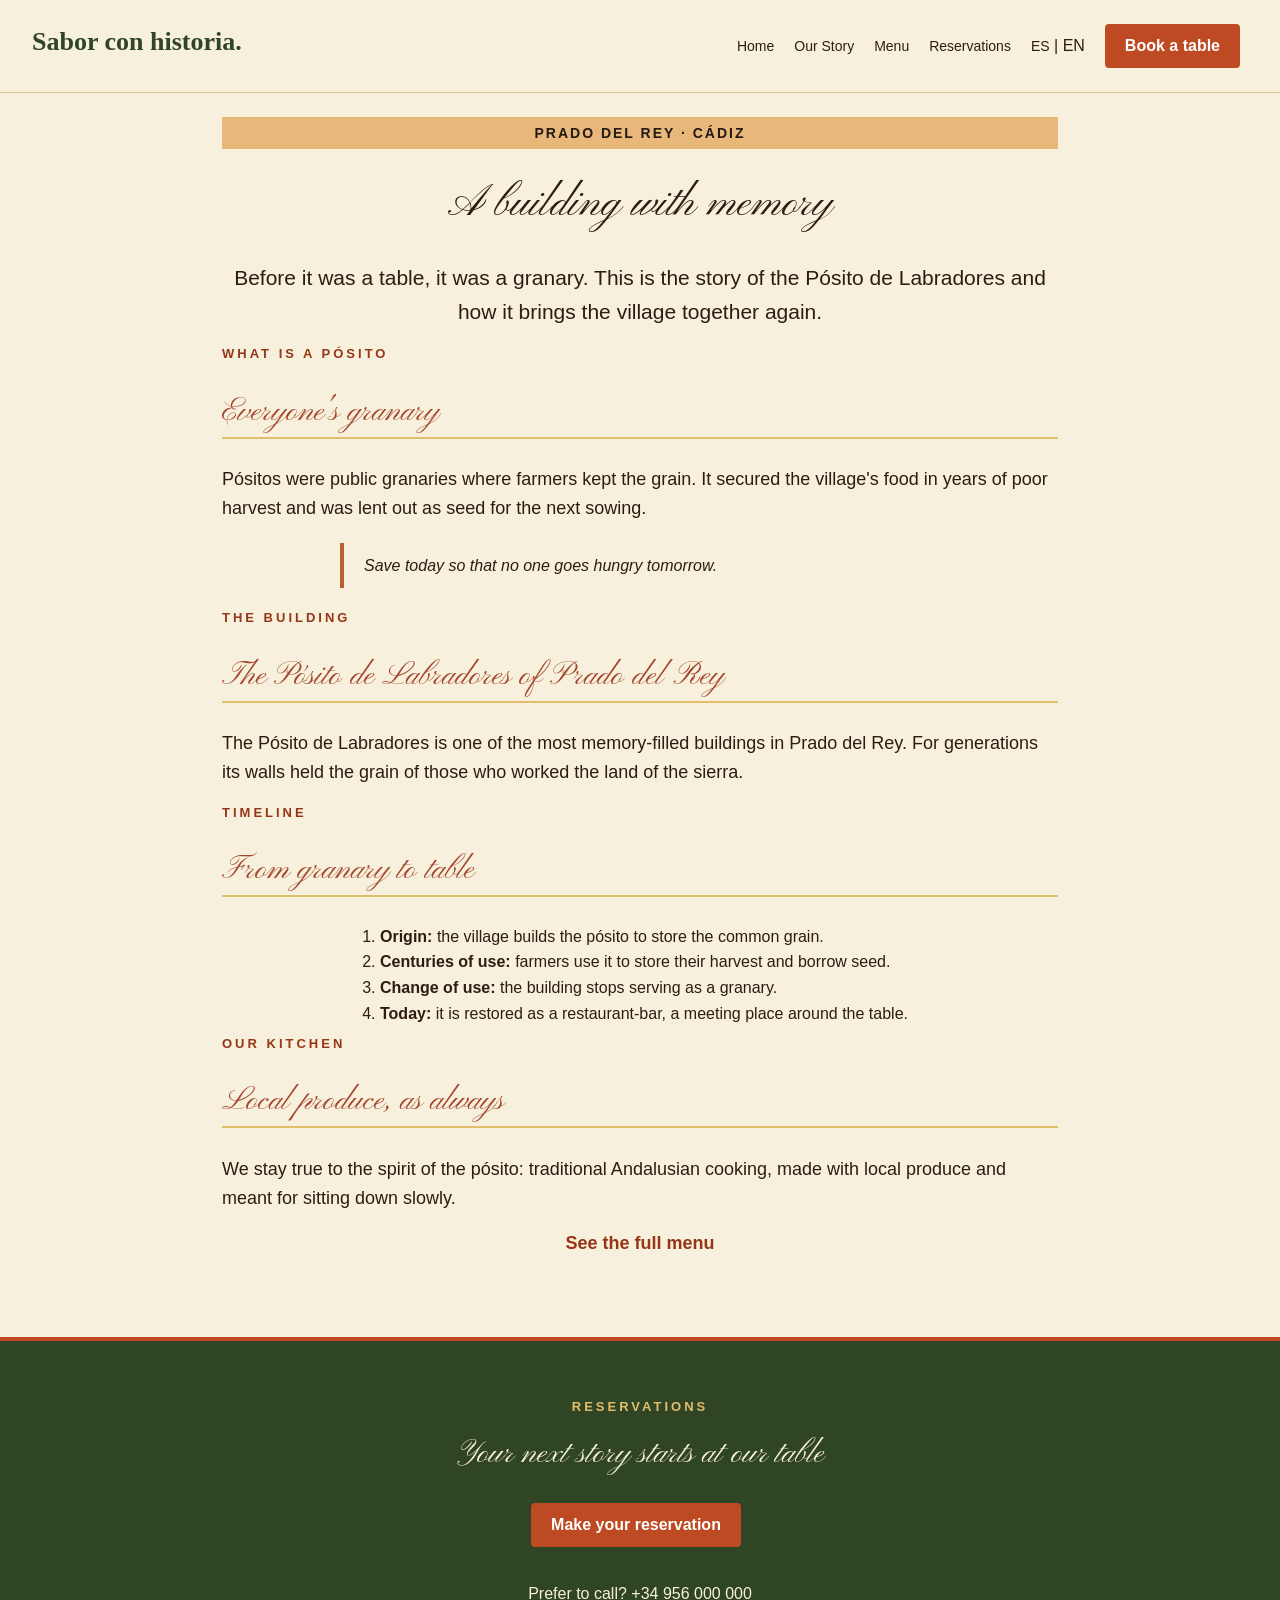
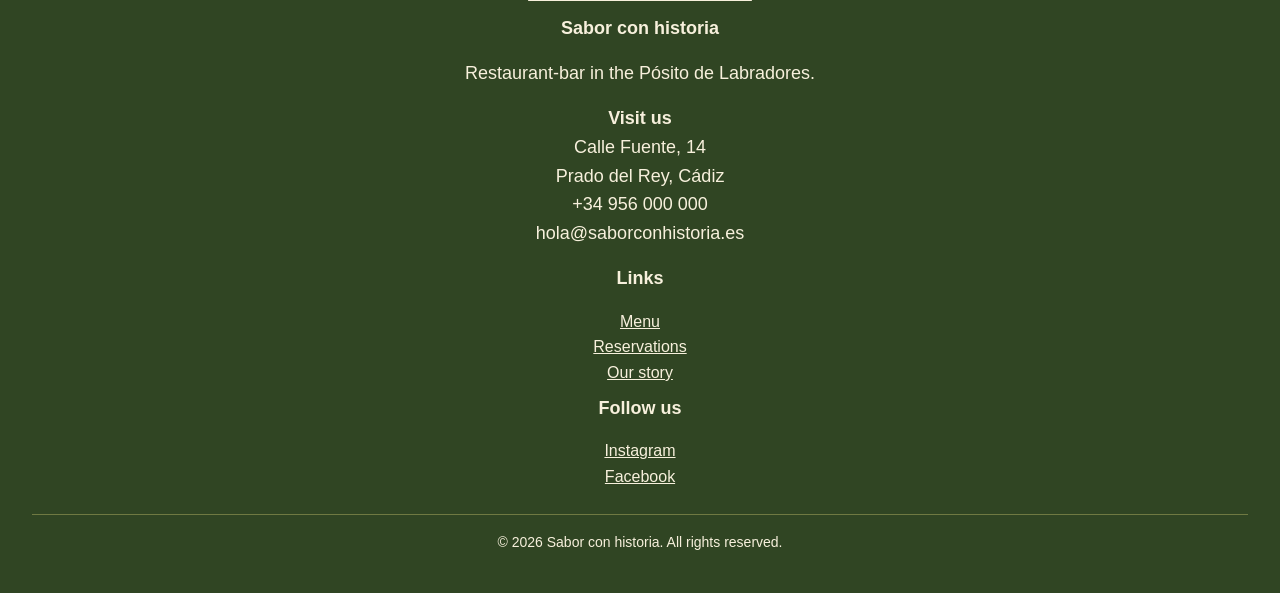
<file: Fase6/historia-en.html>
<!DOCTYPE html>
<html lang="en">
<head>
    <meta charset="UTF-8">
    <meta name="viewport" content="width=device-width, initial-scale=1.0">
    <title>Our story · Sabor con historia</title>

    <link rel="stylesheet" href="estilos.css">

    <style>
        h1 {
            font-size: 44px;
        }

        h2 {
            color: #A4452C;
        }

        p {
            font-size: 18px;
        }

        blockquote {
            margin: 20px auto;
            max-width: 600px;
            padding: 10px 20px;
            border-left: 4px solid #B8602F;
            font-style: italic;
        }

        ol {
            max-width: 600px;
            margin: 0 auto;
            text-align: left;
        }
    </style>

    <link rel="alternate stylesheet" href="estilos-oscuro.css" title="Tema oscuro">
</head>
<body>
    <header>
        <nav>
            <h3 style="font-size: 26px; margin: 0 0 8px 0;">Sabor con historia.</h3>
            <ul>
                <li><a href="index-en.html">Home</a></li>
                <li><a href="historia-en.html">Our Story</a></li>
                <li><a href="carta-en.html">Menu</a></li>
                <li><a>Reservations</a></li>
                <li><a href="historia.html">ES</a> | EN</li>
                <li><button>Book a table</button></li>
            </ul>
        </nav>
    </header>

    <main>
        <p style="background-color: #E8B87A; color: #231A14; text-align: center; font-size: 14px; letter-spacing: 2px; text-transform: uppercase; padding: 5px;">Prado del Rey · Cádiz</p>
        <h1>A building with memory</h1>
        <p style="text-align: center; font-size: 21px;">Before it was a table, it was a granary. This is the story of the Pósito de Labradores and how it brings the village together again.</p>

        <article>
            <section>
                <p>WHAT IS A PÓSITO</p>
                <h2>Everyone's granary</h2>
                <p>
                    Pósitos were public granaries where farmers kept the grain. It secured
                    the village's food in years of poor harvest and was lent out as seed
                    for the next sowing.
                </p>
                <blockquote>
                    Save today so that no one goes hungry tomorrow.
                </blockquote>
            </section>

            <section>
                <p>THE BUILDING</p>
                <h2>The Pósito de Labradores of Prado del Rey</h2>
                <p>
                    The Pósito de Labradores is one of the most memory-filled buildings in
                    Prado del Rey. For generations its walls held the grain of those who
                    worked the land of the sierra.
                </p>
                <!-- <img src="img/posito.jpg" alt="Facade of the Pósito de Labradores" width="600"> -->
            </section>

            <section>
                <p>TIMELINE</p>
                <h2>From granary to table</h2>
                <ol>
                    <li><b>Origin:</b> the village builds the pósito to store the common grain.</li>
                    <li><b>Centuries of use:</b> farmers use it to store their harvest and borrow seed.</li>
                    <li><b>Change of use:</b> the building stops serving as a granary.</li>
                    <li><b>Today:</b> it is restored as a restaurant-bar, a meeting place around the table.</li>
                </ol>
            </section>

            <section>
                <p>OUR KITCHEN</p>
                <h2>Local produce, as always</h2>
                <p>
                    We stay true to the spirit of the pósito: traditional Andalusian cooking,
                    made with local produce and meant for sitting down slowly.
                </p>
                <p style="text-align: center;">
                    <a href="carta-en.html">See the full menu</a>
                </p>
            </section>
        </article>
    </main>

    <footer style="text-align: center;">
        <p>Reservations</p>
        <h2>Your next story starts at our table</h2>
        <button>Make your reservation</button><br><br>
        <a>Prefer to call? +34 956 000 000</a>
        <p><b>Sabor con historia</b></p>
        <p>Restaurant-bar in the Pósito de Labradores.</p>
        <p>
            <b>Visit us</b><br>Calle Fuente, 14<br>Prado del Rey, Cádiz<br>+34 956 000 000
            <br>hola@saborconhistoria.es
        </p>

        <p><b>Links</b></p>
        <a href="carta-en.html">Menu</a><br>
        <a>Reservations</a><br>
        <a href="historia-en.html">Our story</a><br>

        <p><b>Follow us</b></p>
        <a>Instagram</a><br>
        <a>Facebook</a><br>
        <hr>
        <p style="font-size: 14px;">&copy; 2026 Sabor con historia. All rights reserved.</p>
    </footer>
</body>
</html>
</file>
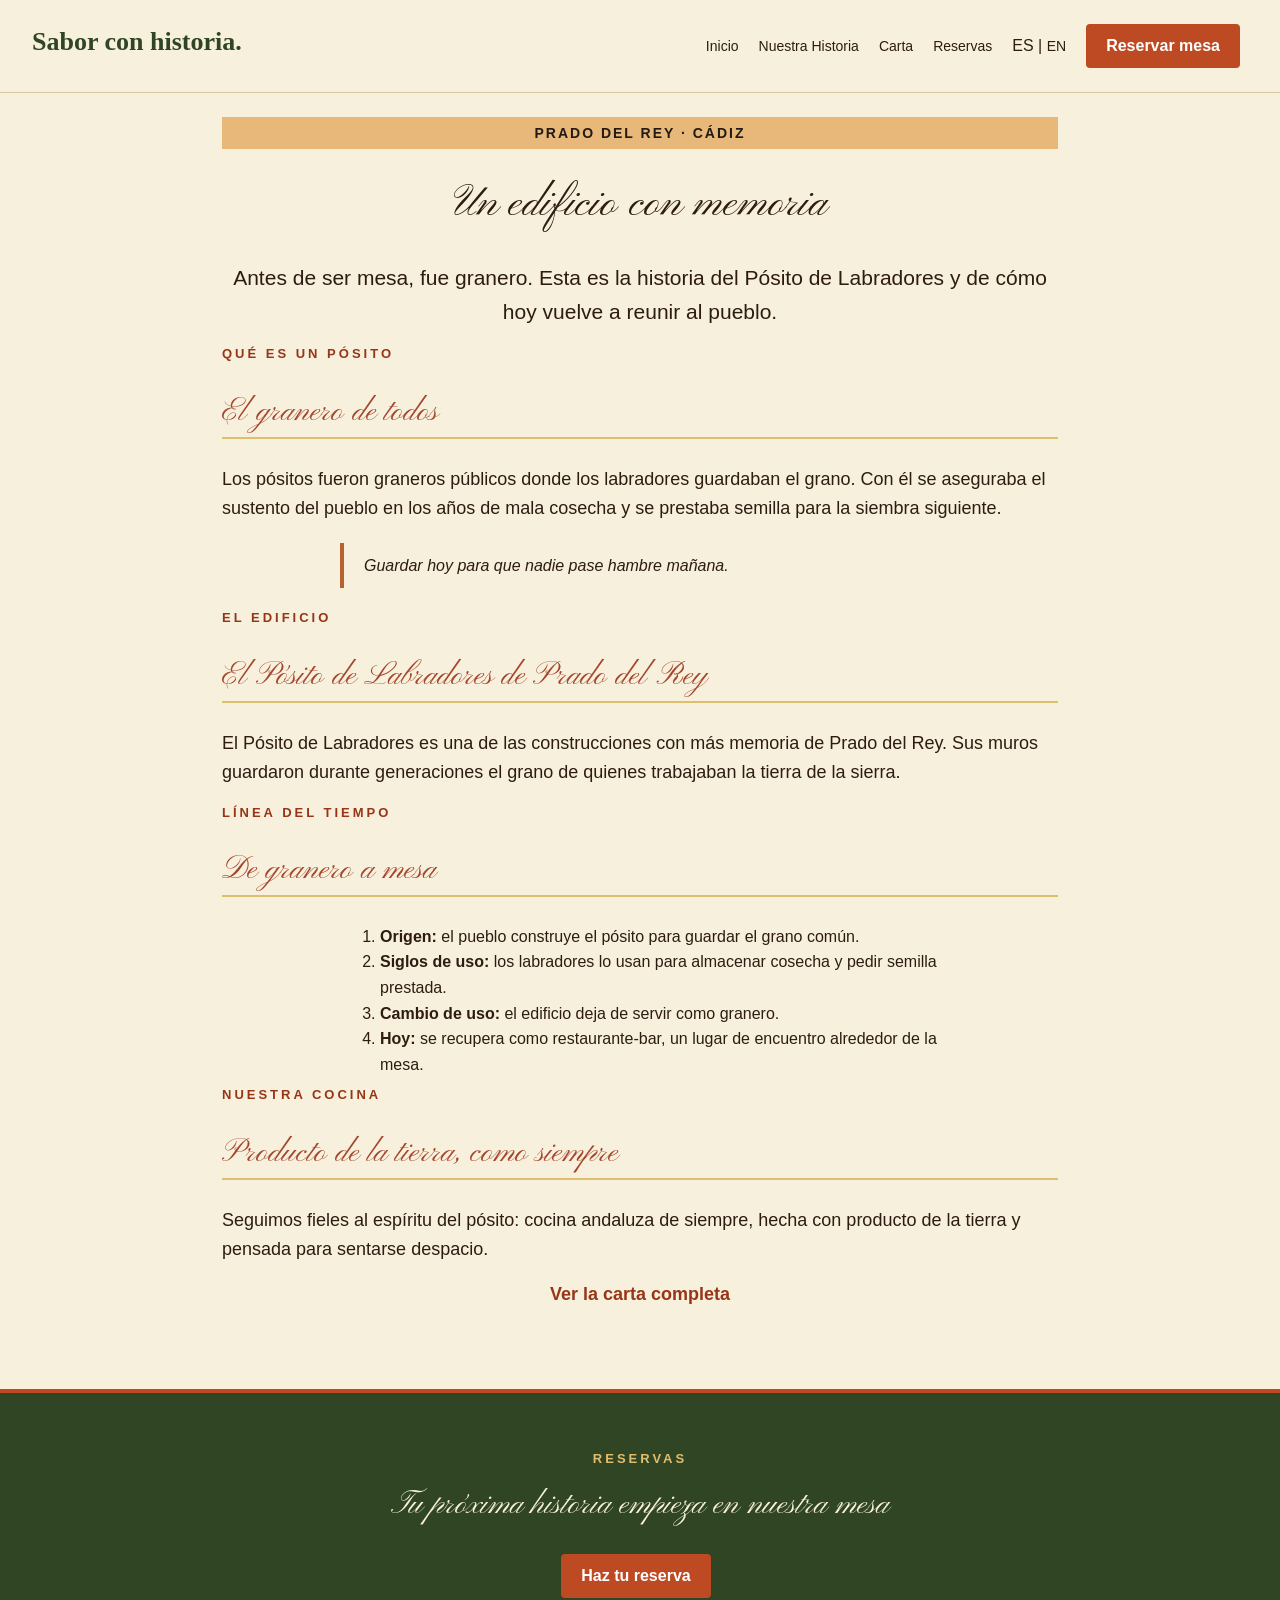
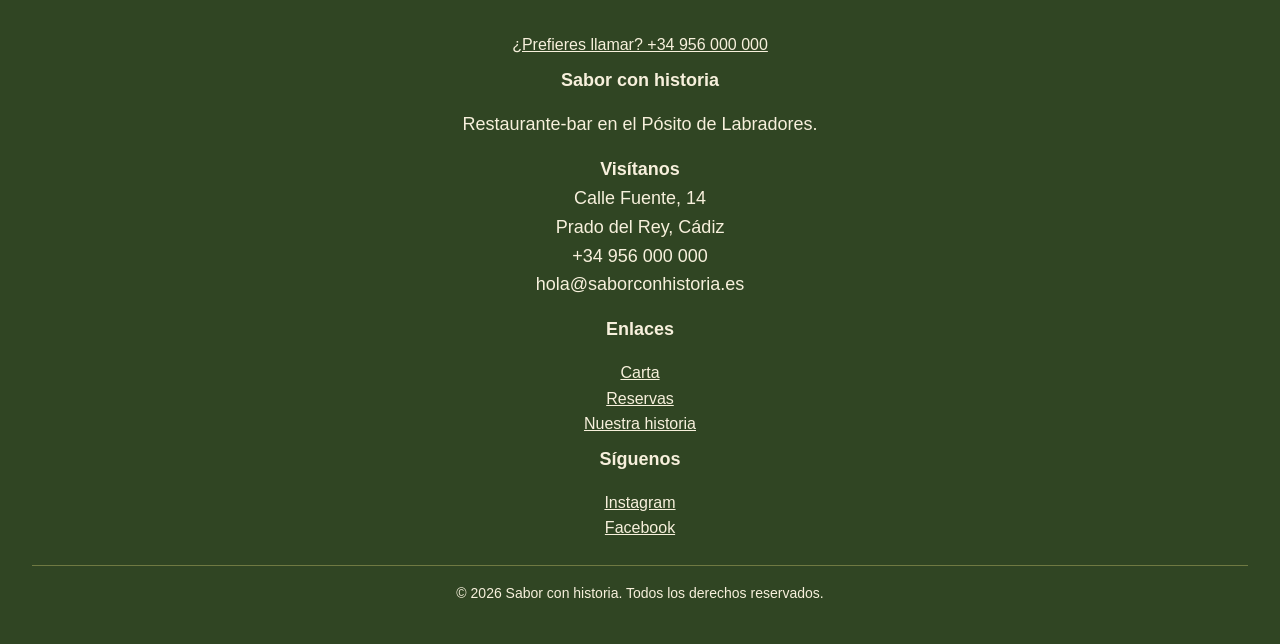
<file: Fase6/historia-es.html>
<!DOCTYPE html>
<html lang="es">
<head>
    <meta charset="UTF-8">
    <meta name="viewport" content="width=device-width, initial-scale=1.0">
    <title>Nuestra historia · Sabor con historia</title>

    <!-- 1) Hoja externa principal (se aplica siempre) -->
    <link rel="stylesheet" href="estilos.css">

    <!-- 2) Estilos internos: solo para la página de historia.
         Van DESPUÉS de la hoja externa, así que redefinen sus reglas. -->
    <style>
        h1 {
            font-size: 44px;
        }

        h2 {
            color: #A4452C;
        }

        p {
            font-size: 18px;
        }

        blockquote {
            margin: 20px auto;
            max-width: 600px;
            padding: 10px 20px;
            border-left: 4px solid #B8602F;
            font-style: italic;
        }

        ol {
            max-width: 600px;
            margin: 0 auto;
            text-align: left;
        }
    </style>

    <!-- 3) Hoja alternativa (tema oscuro) -->
    <link rel="alternate stylesheet" href="estilos-oscuro.css" title="Tema oscuro">
</head>
<body>
    <header>
        <nav>
            <h3 style="font-size: 26px; margin: 0 0 8px 0;">Sabor con historia.</h3>
            <ul>
                <li><a href="index.html">Inicio</a></li>
                <li><a href="historia.html">Nuestra Historia</a></li>
                <li><a href="carta.html">Carta</a></li>
                <li><a>Reservas</a></li>
                <li>ES | <a href="historia-en.html">EN</a></li>
                <li><button>Reservar mesa</button></li>
            </ul>
        </nav>
    </header>

    <main>
        <p style="background-color: #E8B87A; color: #231A14; text-align: center; font-size: 14px; letter-spacing: 2px; text-transform: uppercase; padding: 5px;">Prado del Rey · Cádiz</p>
        <h1>Un edificio con memoria</h1>
        <p style="text-align: center; font-size: 21px;">Antes de ser mesa, fue granero. Esta es la historia del Pósito de Labradores y de cómo hoy vuelve a reunir al pueblo.</p>

        <article>
            <section>
                <p>QUÉ ES UN PÓSITO</p>
                <h2>El granero de todos</h2>
                <p>
                    Los pósitos fueron graneros públicos donde los labradores guardaban el
                    grano. Con él se aseguraba el sustento del pueblo en los años de mala
                    cosecha y se prestaba semilla para la siembra siguiente.
                </p>
                <blockquote>
                    Guardar hoy para que nadie pase hambre mañana.
                </blockquote>
            </section>

            <section>
                <p>EL EDIFICIO</p>
                <h2>El Pósito de Labradores de Prado del Rey</h2>
                <p>
                    El Pósito de Labradores es una de las construcciones con más memoria de
                    Prado del Rey. Sus muros guardaron durante generaciones el grano de
                    quienes trabajaban la tierra de la sierra.
                </p>
                <!-- Imagen: sustituir por una foto real del edificio -->
                <!-- <img src="img/posito.jpg" alt="Fachada del Pósito de Labradores" width="600"> -->
            </section>

            <section>
                <p>LÍNEA DEL TIEMPO</p>
                <h2>De granero a mesa</h2>
                <ol>
                    <li><b>Origen:</b> el pueblo construye el pósito para guardar el grano común.</li>
                    <li><b>Siglos de uso:</b> los labradores lo usan para almacenar cosecha y pedir semilla prestada.</li>
                    <li><b>Cambio de uso:</b> el edificio deja de servir como granero.</li>
                    <li><b>Hoy:</b> se recupera como restaurante-bar, un lugar de encuentro alrededor de la mesa.</li>
                </ol>
                <!-- Completa cada paso con las fechas reales cuando las tengas -->
            </section>

            <section>
                <p>NUESTRA COCINA</p>
                <h2>Producto de la tierra, como siempre</h2>
                <p>
                    Seguimos fieles al espíritu del pósito: cocina andaluza de siempre, hecha
                    con producto de la tierra y pensada para sentarse despacio.
                </p>
                <p style="text-align: center;">
                    <a href="carta.html">Ver la carta completa</a>
                </p>
            </section>
        </article>
    </main>

    <footer style="text-align: center;">
        <p>Reservas</p>
        <h2>Tu próxima historia empieza en nuestra mesa</h2>
        <button>Haz tu reserva</button><br><br>
        <a>¿Prefieres llamar? +34 956 000 000</a>
        <p><b>Sabor con historia</b></p>
        <p>Restaurante-bar en el Pósito de Labradores.</p>
        <p>
            <b>Visítanos</b><br>Calle Fuente, 14<br>Prado del Rey, Cádiz<br>+34 956 000 000
            <br>hola@saborconhistoria.es
        </p>

        <p><b>Enlaces</b></p>
        <a href="carta.html">Carta</a><br>
        <a>Reservas</a><br>
        <a href="historia.html">Nuestra historia</a><br>

        <p><b>Síguenos</b></p>
        <a>Instagram</a><br>
        <a>Facebook</a><br>
        <hr>
        <p style="font-size: 14px;">&copy; 2026 Sabor con historia. Todos los derechos reservados.</p>
    </footer>
</body>
</html>
</file>
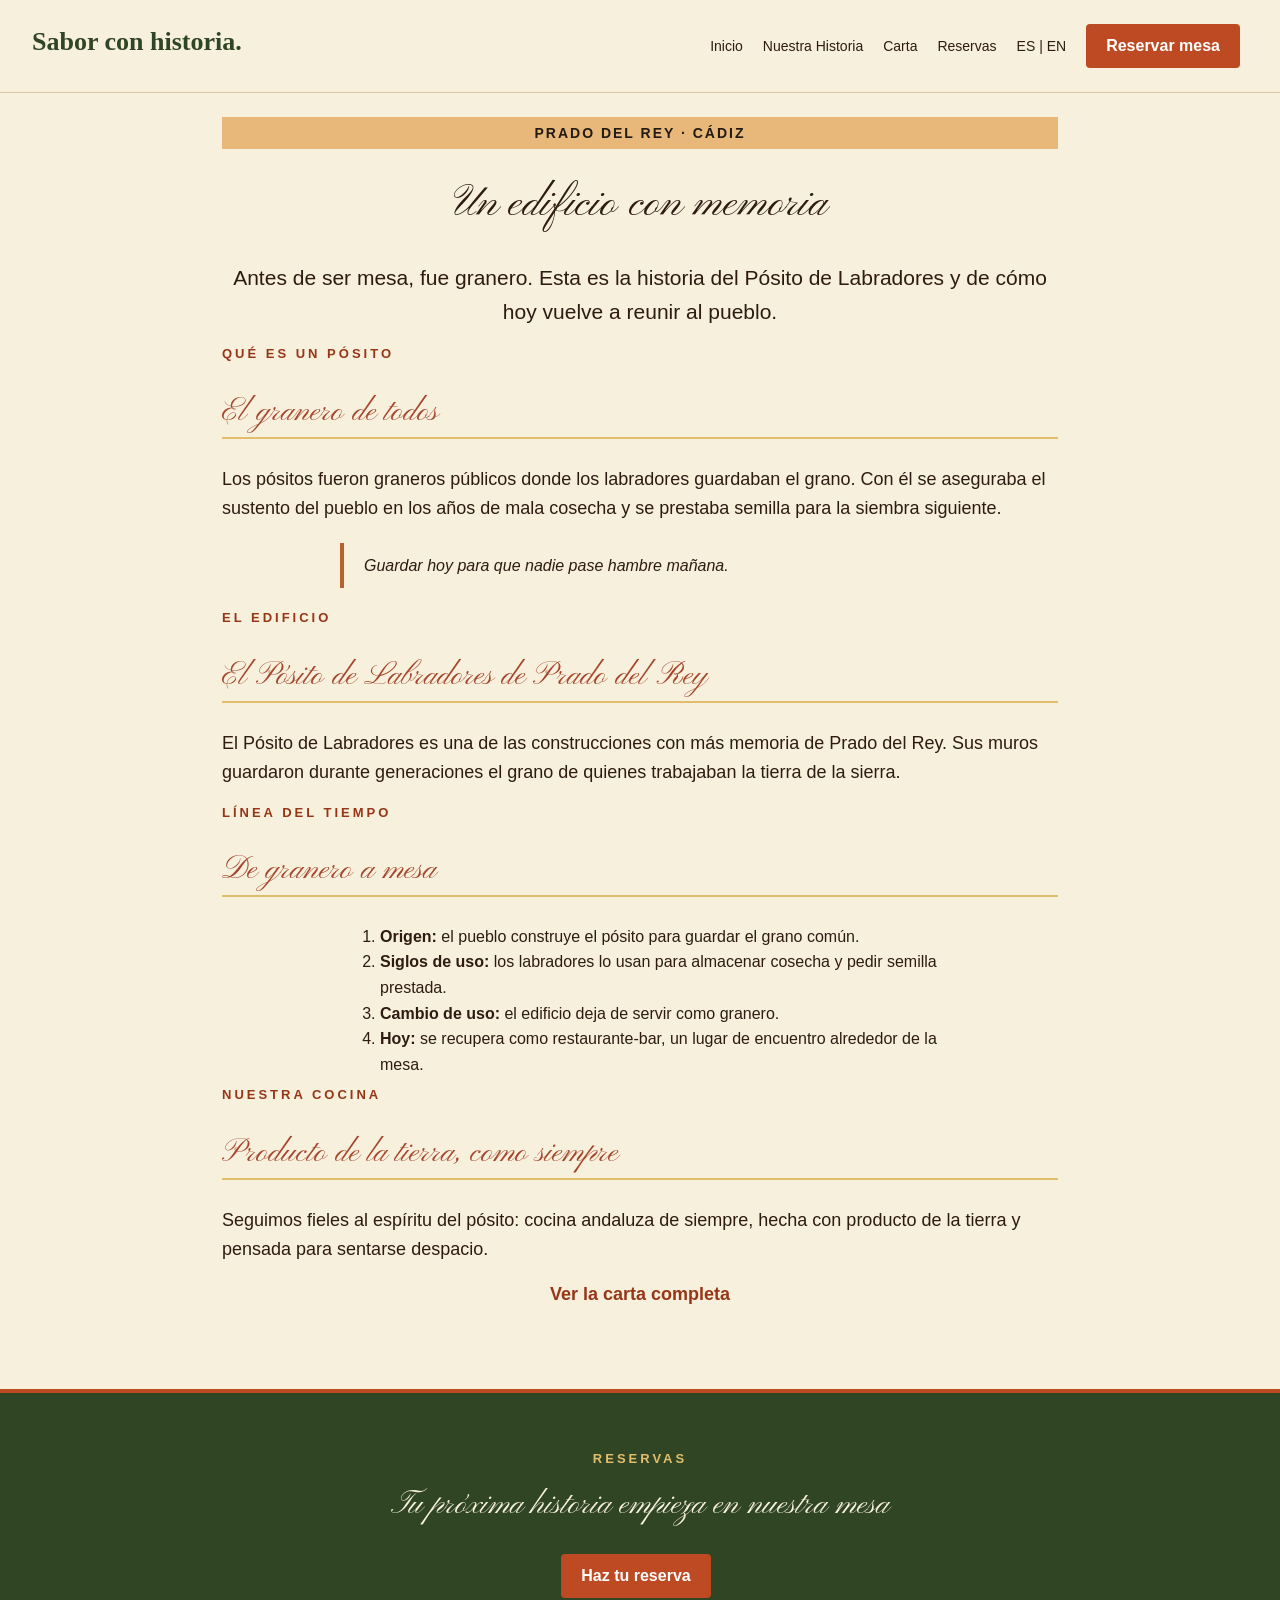
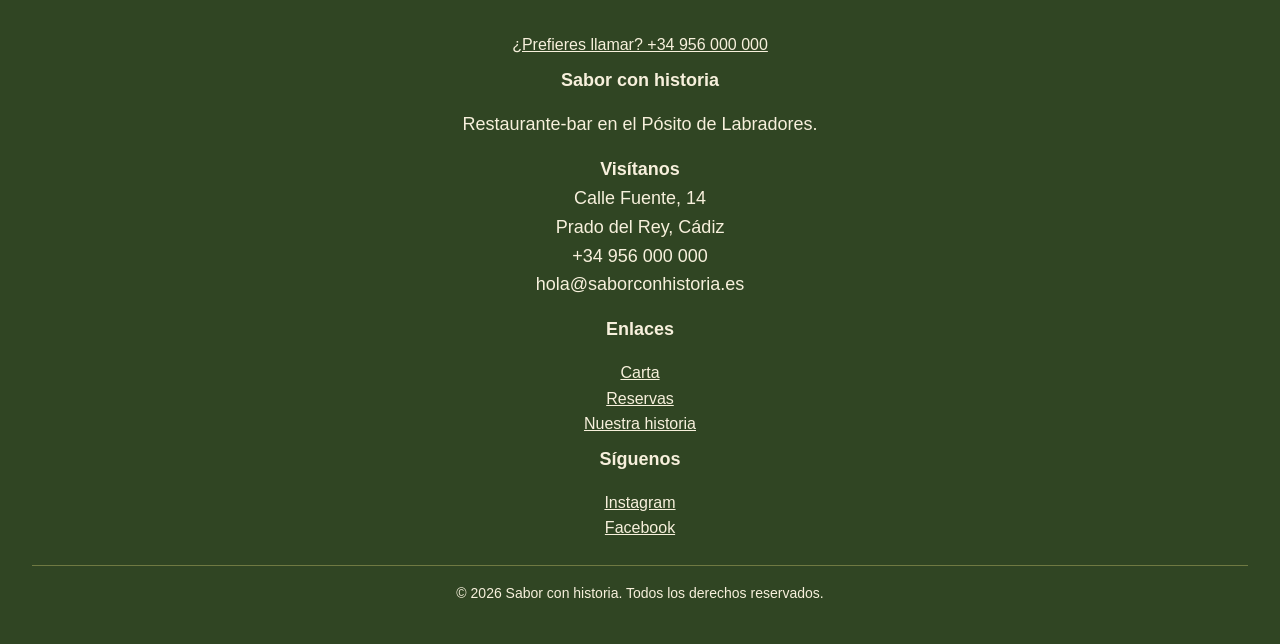
<file: Fase6/historia.html>
<!DOCTYPE html>
<html lang="es">
<head>
    <meta charset="UTF-8">
    <meta name="viewport" content="width=device-width, initial-scale=1.0">
    <title>Nuestra historia · Sabor con historia</title>

    <!-- 1) Hoja externa principal (se aplica siempre) -->
    <link rel="stylesheet" href="estilos.css">

    <!-- 2) Estilos internos: solo para la página de historia.
         Van DESPUÉS de la hoja externa, así que redefinen sus reglas. -->
    <style>
        h1 {
            font-size: 44px;
        }

        h2 {
            color: #A4452C;
        }

        p {
            font-size: 18px;
        }

        blockquote {
            margin: 20px auto;
            max-width: 600px;
            padding: 10px 20px;
            border-left: 4px solid #B8602F;
            font-style: italic;
        }

        ol {
            max-width: 600px;
            margin: 0 auto;
            text-align: left;
        }
    </style>

    <!-- 3) Hoja alternativa (tema oscuro) -->
    <link rel="alternate stylesheet" href="estilos-oscuro.css" title="Tema oscuro">
</head>
<body>
    <header>
        <nav>
            <h3 style="font-size: 26px; margin: 0 0 8px 0;">Sabor con historia.</h3>
            <ul>
                <li><a href="index.html">Inicio</a></li>
                <li><a href="historia.html">Nuestra Historia</a></li>
                <li><a href="carta.html">Carta</a></li>
                <li><a>Reservas</a></li>
                <li><a>ES | EN</a></li>
                <li><button>Reservar mesa</button></li>
            </ul>
        </nav>
    </header>

    <main>
        <p style="background-color: #E8B87A; color: #231A14; text-align: center; font-size: 14px; letter-spacing: 2px; text-transform: uppercase; padding: 5px;">Prado del Rey · Cádiz</p>
        <h1>Un edificio con memoria</h1>
        <p style="text-align: center; font-size: 21px;">Antes de ser mesa, fue granero. Esta es la historia del Pósito de Labradores y de cómo hoy vuelve a reunir al pueblo.</p>

        <article>
            <section>
                <p>QUÉ ES UN PÓSITO</p>
                <h2>El granero de todos</h2>
                <p>
                    Los pósitos fueron graneros públicos donde los labradores guardaban el
                    grano. Con él se aseguraba el sustento del pueblo en los años de mala
                    cosecha y se prestaba semilla para la siembra siguiente.
                </p>
                <blockquote>
                    Guardar hoy para que nadie pase hambre mañana.
                </blockquote>
            </section>

            <section>
                <p>EL EDIFICIO</p>
                <h2>El Pósito de Labradores de Prado del Rey</h2>
                <p>
                    El Pósito de Labradores es una de las construcciones con más memoria de
                    Prado del Rey. Sus muros guardaron durante generaciones el grano de
                    quienes trabajaban la tierra de la sierra.
                </p>
                <!-- Imagen: sustituir por una foto real del edificio -->
                <!-- <img src="img/posito.jpg" alt="Fachada del Pósito de Labradores" width="600"> -->
            </section>

            <section>
                <p>LÍNEA DEL TIEMPO</p>
                <h2>De granero a mesa</h2>
                <ol>
                    <li><b>Origen:</b> el pueblo construye el pósito para guardar el grano común.</li>
                    <li><b>Siglos de uso:</b> los labradores lo usan para almacenar cosecha y pedir semilla prestada.</li>
                    <li><b>Cambio de uso:</b> el edificio deja de servir como granero.</li>
                    <li><b>Hoy:</b> se recupera como restaurante-bar, un lugar de encuentro alrededor de la mesa.</li>
                </ol>
                <!-- Completa cada paso con las fechas reales cuando las tengas -->
            </section>

            <section>
                <p>NUESTRA COCINA</p>
                <h2>Producto de la tierra, como siempre</h2>
                <p>
                    Seguimos fieles al espíritu del pósito: cocina andaluza de siempre, hecha
                    con producto de la tierra y pensada para sentarse despacio.
                </p>
                <p style="text-align: center;">
                    <a href="carta.html">Ver la carta completa</a>
                </p>
            </section>
        </article>
    </main>

    <footer style="text-align: center;">
        <p>Reservas</p>
        <h2>Tu próxima historia empieza en nuestra mesa</h2>
        <button>Haz tu reserva</button><br><br>
        <a>¿Prefieres llamar? +34 956 000 000</a>
        <p><b>Sabor con historia</b></p>
        <p>Restaurante-bar en el Pósito de Labradores.</p>
        <p>
            <b>Visítanos</b><br>Calle Fuente, 14<br>Prado del Rey, Cádiz<br>+34 956 000 000
            <br>hola@saborconhistoria.es
        </p>

        <p><b>Enlaces</b></p>
        <a href="carta.html">Carta</a><br>
        <a>Reservas</a><br>
        <a href="historia.html">Nuestra historia</a><br>

        <p><b>Síguenos</b></p>
        <a>Instagram</a><br>
        <a>Facebook</a><br>
        <hr>
        <p style="font-size: 14px;">&copy; 2026 Sabor con historia. Todos los derechos reservados.</p>
    </footer>
</body>
</html>
</file>
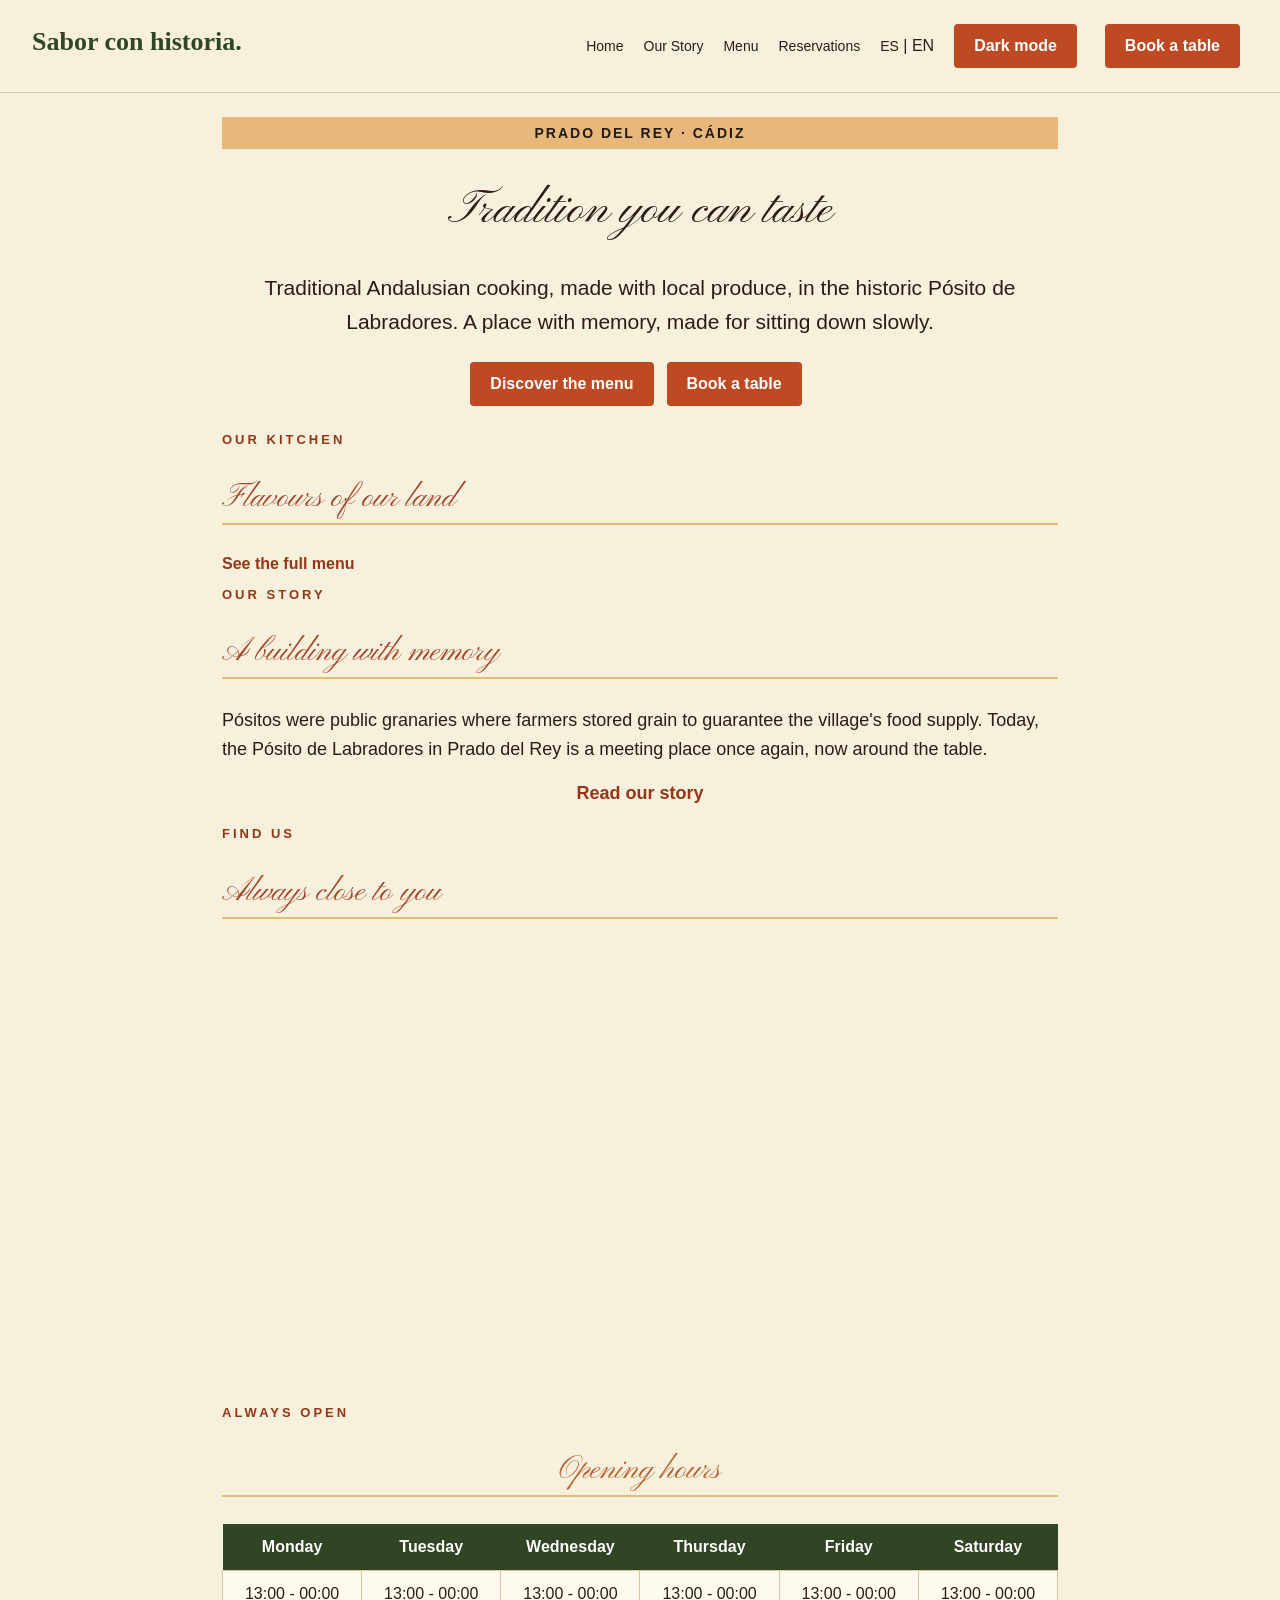
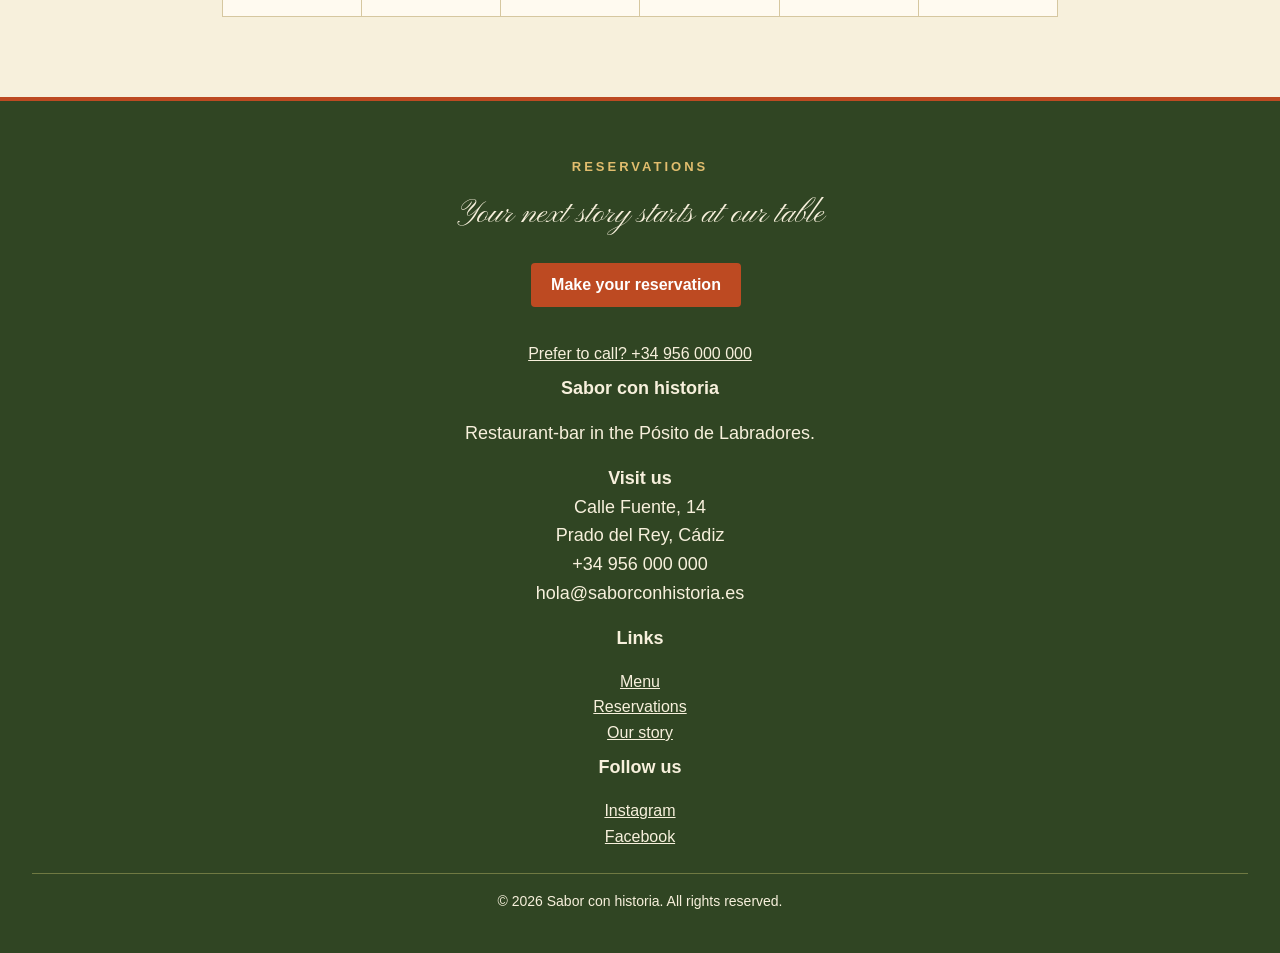
<file: Fase6/index-en.html>
<!DOCTYPE html>
<html lang="en">
<head>
    <meta charset="UTF-8">
    <meta name="viewport" content="width=device-width, initial-scale=1.0">
    <title>Sabor con historia</title>

    <!-- 1) Main external stylesheet (always applied) -->
    <link rel="stylesheet" href="estilos.css">

    <!-- 2) Internal styles: only for the home page.
         They come AFTER the external sheet, so they redefine its rules. -->
    <style>
        h1 {
            font-size: 48px;
        }

        h2 {
            color: #A4452C;
        }

        p {
            font-size: 18px;
        }

        table {
            text-align: center;
        }

        iframe {
            display: block;
            margin: 0 auto;
        }
    </style>

    <!-- 3) Alternate stylesheet -->
    <link rel="alternate stylesheet" href="estilos-oscuro.css" title="Tema oscuro">
</head>
<body>
    <header>
        <nav>
            <h3 style="font-size: 26px; margin: 0 0 8px 0;">Sabor con historia.</h3>
            <ul>
                <li><a href="index-en.html">Home</a></li>
                <li><a href="historia-en.html">Our Story</a></li>
                <li><a href="carta-en.html">Menu</a></li>
                <li><a>Reservations</a></li>
                <li><a href="index.html">ES</a> | EN</li>
                <li><button onclick="cambiarTema(this)">Dark mode</button></li>
                <li><button>Book a table</button></li>
            </ul>
        </nav>
    </header>

    <main>
        <p style="background-color: #E8B87A; color: #231A14; text-align: center; font-size: 14px; letter-spacing: 2px; text-transform: uppercase; padding: 5px;">Prado del Rey · Cádiz</p>
        <h1>Tradition you can taste</h1>
        <p style="text-align: center; font-size: 21px;">Traditional Andalusian cooking, made with local produce, in the historic Pósito de
            Labradores. A place with memory, made for sitting down slowly.</p>
        <p style="text-align: center;">
            <button>Discover the menu</button>
            <button>Book a table</button>
        </p>
        <article>
            <section>
                <p>OUR KITCHEN</p>
                <h2>Flavours of our land</h2>
                <a href="carta-en.html">See the full menu</a>
            </section>
            <section>
                <p>OUR STORY</p>
                <h2 id="historia">A building with memory</h2>
                <p>
                    Pósitos were public granaries where farmers stored grain to guarantee
                    the village's food supply. Today, the Pósito de Labradores in Prado del Rey
                    is a meeting place once again, now around the table.
                </p>
                <p style="text-align: center;">
                    <a href="historia-en.html">Read our story</a>
                </p>
            </section>
            <section>
                <p>FIND US</p>
                <h2>Always close to you</h2>
                <iframe src="https://www.google.com/maps/embed?pb=!1m18!1m12!1m3!1d399.41050232334203!2d-5.557036892830873!3d36.787740159739464!2m3!1f0!2f0!3f0!3m2!1i1024!2i768!4f13.1!3m3!1m2!1s0xd0d1283fb7f2bff%3A0xf426037abf0cd875!2s11660%20Prado%20del%20Rey%2C%20C%C3%A1diz!5e0!3m2!1ses!2ses!4v1794409449391!5m2!1ses!2ses" width="600" height="450" style="border:0;" allowfullscreen="" loading="lazy" referrerpolicy="strict-origin-when-cross-origin"></iframe>
            </section>
            <section>
                <p>ALWAYS OPEN</p>
                <h2 style="color: #B8602F; text-align: center;">Opening hours</h2>
                <table>
                    <thead>
                        <tr>
                            <th>Monday</th>
                            <th>Tuesday</th>
                            <th>Wednesday</th>
                            <th>Thursday</th>
                            <th>Friday</th>
                            <th>Saturday</th>
                        </tr>
                    </thead>
                    <tbody>
                        <tr>
                            <td>13:00 - 00:00</td>
                            <td>13:00 - 00:00</td>
                            <td>13:00 - 00:00</td>
                            <td>13:00 - 00:00</td>
                            <td>13:00 - 00:00</td>
                            <td>13:00 - 00:00</td>
                        </tr>
                    </tbody>
                </table>
            </section>
        </article>
    </main>

    <footer style="text-align: center;">
        <p>Reservations</p>
        <h2>Your next story starts at our table</h2>
        <button>Make your reservation</button><br><br>
        <a>Prefer to call? +34 956 000 000</a>
        <p><b>Sabor con historia</b></p>
        <p>Restaurant-bar in the Pósito de Labradores.</p>
        <p>
            <b>Visit us</b><br>Calle Fuente, 14<br>Prado del Rey, Cádiz<br>+34 956 000 000
            <br>hola@saborconhistoria.es
        </p>

        <p><b>Links</b></p>
        <a href="carta-en.html">Menu</a><br>
        <a>Reservations</a><br>
        <a href="historia-en.html">Our story</a><br>

        <p><b>Follow us</b></p>
        <a>Instagram</a><br>
        <a>Facebook</a><br>
        <hr>
        <p style="font-size: 14px;">&copy; 2026 Sabor con historia. All rights reserved.</p>
    </footer>

    <script>
        // Activa o desactiva la hoja alternativa "Tema oscuro"
        function cambiarTema(boton) {
            var hoja = document.querySelector('link[title="Tema oscuro"]');
            if (boton.textContent === "Dark mode") {
                hoja.disabled = false;
                boton.textContent = "Light mode";
            } else {
                hoja.disabled = true;
                boton.textContent = "Dark mode";
            }
        }
    </script>
</body>
</html>
</file>
<file: Fase6/estilos.css>
/* ==========================================================
   Sabor con historia - Hoja de estilos externa principal
   Tema CLARO basado en la "Guía de Estilo y Prototipo Final" (Figma)
   Paleta 60-30-10: crema (60%), verde (30%), terracota (10%)
   Unidades en px; Flexbox solo en los menús (nav y ul)
   ========================================================== */


@import url('https://fonts.googleapis.com/css2?family=Pinyon+Script&display=swap');

h1,h2,h3 {
    font-family: "Pinyon Script", cursive;
    font-weight: 400;
}


@import url("https://fonts.googleapis.com/css2?family=Fraunces:wght@600;700&family=Inter:wght@400;500;600;700&display=swap");

/* ---------- Base ---------- */
* {
    box-sizing: border-box;
}

html {
    scroll-behavior: smooth;
}

body {
    font-family: Inter, Roboto, "Open Sans", Arial, sans-serif;
    font-size: 16px;
    line-height: 1.6;
    background-color: #F7F0DC;
    /* crema: color dominante */
    color: #2E1C12;
    /* marrón oscuro: texto principal */
    margin: 0;
}

/* ---------- Estructura ---------- */
header {
    background-color: #F7F0DC;
    padding: 16px 32px;
    border-bottom: 1px solid #D6C7A0;
}

footer {
    background-color: #304523;
    /* verde: color secundario */
    color: #F7F0DC;
    padding: 48px 32px 24px 32px;
    border-top: 4px solid #BD4A22;
    margin-top: 48px;
}

main {
    max-width: 900px;
    margin: 0 auto;
    padding: 16px 32px;
}

/* ---------- Títulos ---------- */
h1 {
    font-size: 40px;
    line-height: 1.2;
    color: #2E1C12;
    text-align: center;
}

h2 {
    font-size: 32px;
    line-height: 1.25;
    color: #304523;
    border-bottom: 2px solid #E1BD6E;
    padding-bottom: 5px;
}

h3 {
    font-size: 22px;
    line-height: 1.3;
    color: #2E1C12;
}

/* Marca "Sabor con historia." en la cabecera: tipografía expresiva */
header h3 {
    font-family: Fraunces, Georgia, serif;
    font-weight: 700;
    line-height: 1.1;
    color: #304523;
}

/* ---------- Texto y enlaces ---------- */
p {
    font-size: 16px;
    margin: 8px 0 16px 0;
}

/* Etiqueta superior de la página (NUESTRA COCINA, etc.) */
main>p:first-of-type,
section>p:first-child {
    font-size: 13px;
    font-weight: 700;
    letter-spacing: 3px;
    text-transform: uppercase;
    color: #963617;
}

a {
    color: #963617;
    /* terracota oscuro (7,30:1 sobre blanco) */
    font-weight: bold;
    text-decoration: none;
}

a:hover {
    text-decoration: underline;
}

strong {
    font-weight: bold;
    color: #963617;
}

hr {
    border: none;
    border-top: 1px solid #E1BD6E;
}

/* Foco visible (anillo de 3 px de la guía) */
a:focus-visible,
button:focus-visible {
    outline: 3px solid #BD4A22;
    outline-offset: 2px;
}

/* ---------- Menús con Flexbox ---------- */
/* nav: marca a la izquierda y menú a la derecha */
nav {
    display: flex;
    justify-content: space-between;
    align-items: center;
    flex-wrap: wrap;
    gap: 8px;
}

/* ul: los elementos del menú en fila y separados */
ul {
    display: flex;
    align-items: center;
    flex-wrap: wrap;
    gap: 20px;
    list-style: none;
    padding: 0;
    margin: 0;
}

/* Enlaces del menú principal: subrayado terracota al pasar/estar activo */
header nav a {
    color: #2E1C12;
    font-size: 14px;
    font-weight: 500;
    padding: 6px 0;
    border-bottom: 2px solid transparent;
}

header nav a:hover,
header nav a[aria-current="page"] {
    text-decoration: none;
    border-bottom-color: #BD4A22;
}

/* Migas de pan (carta.html) */
main>nav[aria-label="Migas de pan"] {
    justify-content: flex-start;
    font-size: 14px;
    margin: 16px 0 8px 0;
}

/* Índice de categorías de la carta: botones tipo "pastilla" */
main>nav[aria-label="Categorías de la carta"] {
    justify-content: center;
    margin: 16px 0 24px 0;
}

main nav ul {
    justify-content: center;
    gap: 10px;
}

main nav ul a {
    display: inline-block;
    border: 1px solid #304523;
    border-radius: 999px;
    padding: 6px 16px;
    font-size: 14px;
    color: #304523;
}

main nav ul a:hover {
    background-color: #304523;
    color: #FFFFFF;
    text-decoration: none;
}

/* ---------- Botones (Primary de la guía) ---------- */
button {
    background-color: #BD4A22;
    /* terracota: acento / CTA (10%) */
    color: #FFFFFF;
    /* 5,04:1 sobre terracota */
    border: none;
    border-radius: 4px;
    min-height: 44px;
    /* altura táctil mínima */
    padding: 10px 20px;
    margin: 8px 8px 8px 0;
    font-family: inherit;
    font-size: 16px;
    font-weight: 700;
    cursor: pointer;
}

button:hover {
    background-color: #963617;
    /* terracota oscuro (7,30:1) */
}

button:disabled {
    background-color: #ECDFBF;
    color: #7A6A58;
    cursor: not-allowed;
}

/* ---------- Tarjetas de plato (carta.html) ---------- */
article article {
    background-color: #FFFAF0;
    border: 1px solid #D6C7A0;
    border-radius: 4px;
    padding: 12px 20px;
    margin-bottom: 16px;
}

article article p {
    margin: 4px 0 8px 0;
}

/* ---------- Tablas ---------- */
table {
    border-collapse: collapse;
    width: 100%;
    margin: 16px 0;
}

th {
    background-color: #304523;
    color: #FFFFFF;
    /* 10,49:1 sobre verde */
    padding: 10px;
}

td {
    padding: 10px;
    background-color: #FFFAF0;
    border: 1px solid #D6C7A0;
}

tbody tr:nth-child(even) td {
    background-color: #ECDFBF;
}

/* ---------- Mapa ---------- */
iframe {
    max-width: 100%;
    border-radius: 4px;
}

/* ---------- Pie de página (sobre verde) ---------- */
footer h2 {
    color: #F7F0DC;
    border-bottom: none;
    max-width: 640px;
    margin: 8px auto 16px auto;
}

footer>p:first-child {
    font-size: 13px;
    font-weight: 700;
    letter-spacing: 3px;
    text-transform: uppercase;
    color: #E1BD6E;
}

footer p {
    color: #F7F0DC;
}

footer a {
    color: #F7F0DC;
    text-decoration: underline;
    font-weight: 500;
}

footer a:hover {
    color: #E1BD6E;
}

footer a:focus-visible,
footer button:focus-visible {
    outline-color: #E1BD6E;
}

footer hr {
    border-top-color: #6F7942;
    margin: 24px 0 16px 0;
}

/* ---------- Pantallas pequeñas ---------- */
@media (max-width: 640px) {

    header,
    footer {
        padding-left: 16px;
        padding-right: 16px;
    }

    main {
        padding: 16px;
    }

    h2 {
        font-size: 26px;
    }

    th,
    td {
        padding: 6px 4px;
        font-size: 13px;
    }
}
</file>
<file: Fase6/estilos-oscuro.css>
/* ==========================================================
   Sabor con historia - Hoja ALTERNATIVA: tema OSCURO
   Se enlaza con rel="alternate stylesheet" y title="Tema oscuro".
   Va DESPUÉS de estilos.css y del <style> interno, así que solo
   redefine colores (el tamaño, el espaciado y el Flexbox se
   heredan de estilos.css). Mantiene la identidad de la guía:
   terracota para las acciones, verde como secundario y crema
   como color de texto.
   Cada selector repite el de estilos.css para ganar por orden.
   ========================================================== */



@import url('https://fonts.googleapis.com/css2?family=Pinyon+Script&display=swap');

h1,h2,h3 {
    font-family: "Pinyon Script", cursive;
    font-weight: 400;
}



/* ---------- Base ---------- */
body {
    background-color: #1E140E;
    /* marrón muy oscuro */
    color: #F7F0DC;
    /* crema (≈15:1 sobre el fondo) */
}

/* ---------- Estructura ---------- */
header {
    background-color: #2B1E15;
    border-bottom-color: #5A4535;
}

footer {
    background-color: #182611;
    /* verde muy oscuro */
    color: #F7F0DC;
    border-top-color: #BD4A22;
}

/* ---------- Títulos ---------- */
h1 {
    color: #F7F0DC;
}

/* !important: el h2 de Horario lleva color en línea (style="...") */
h2 {
    color: #E1BD6E !important;
    border-bottom-color: #5A4535;
}

h3 {
    color: #F7F0DC;
}

header h3 {
    color: #E1BD6E;
}

/* ---------- Texto y enlaces ---------- */
main>p:first-of-type,
section>p:first-child {
    color: #E8B87A;
}

a {
    color: #E1BD6E;
    /* dorado de la paleta (≈10:1) */
}

strong {
    color: #E1BD6E;
}

hr {
    border-top-color: #5A4535;
}

a:focus-visible,
button:focus-visible {
    outline-color: #E1BD6E;
}

/* ---------- Menús ---------- */
header nav a {
    color: #F7F0DC;
}

header nav a:hover,
header nav a[aria-current="page"] {
    border-bottom-color: #E1BD6E;
}

main nav ul a {
    border-color: #E1BD6E;
    color: #E1BD6E;
}

main nav ul a:hover {
    background-color: #E1BD6E;
    color: #1E140E;
}

/* ---------- Botones ---------- */
/* La terracota se mantiene: blanco sobre #BD4A22 = 5,04:1 (AA) */
button {
    background-color: #BD4A22;
    color: #FFFFFF;
}

button:hover {
    background-color: #D2592F;
}

button:disabled {
    background-color: #3A2B20;
    color: #A89880;
}

/* ---------- Tarjetas de plato ---------- */
article article {
    background-color: #2B1E15;
    border-color: #5A4535;
}

/* ---------- Tablas ---------- */
th {
    background-color: #304523;
    color: #FFFFFF;
}

td {
    background-color: #2B1E15;
    border-color: #5A4535;
}

tbody tr:nth-child(even) td {
    background-color: #34261B;
}

/* ---------- Pie de página ---------- */
footer h2 {
    color: #F7F0DC !important;
}

footer>p:first-child {
    color: #E1BD6E;
}

footer p {
    color: #F7F0DC;
}

footer a {
    color: #F7F0DC;
}

footer a:hover {
    color: #E1BD6E;
}

footer hr {
    border-top-color: #4A5A32;
}
</file>
